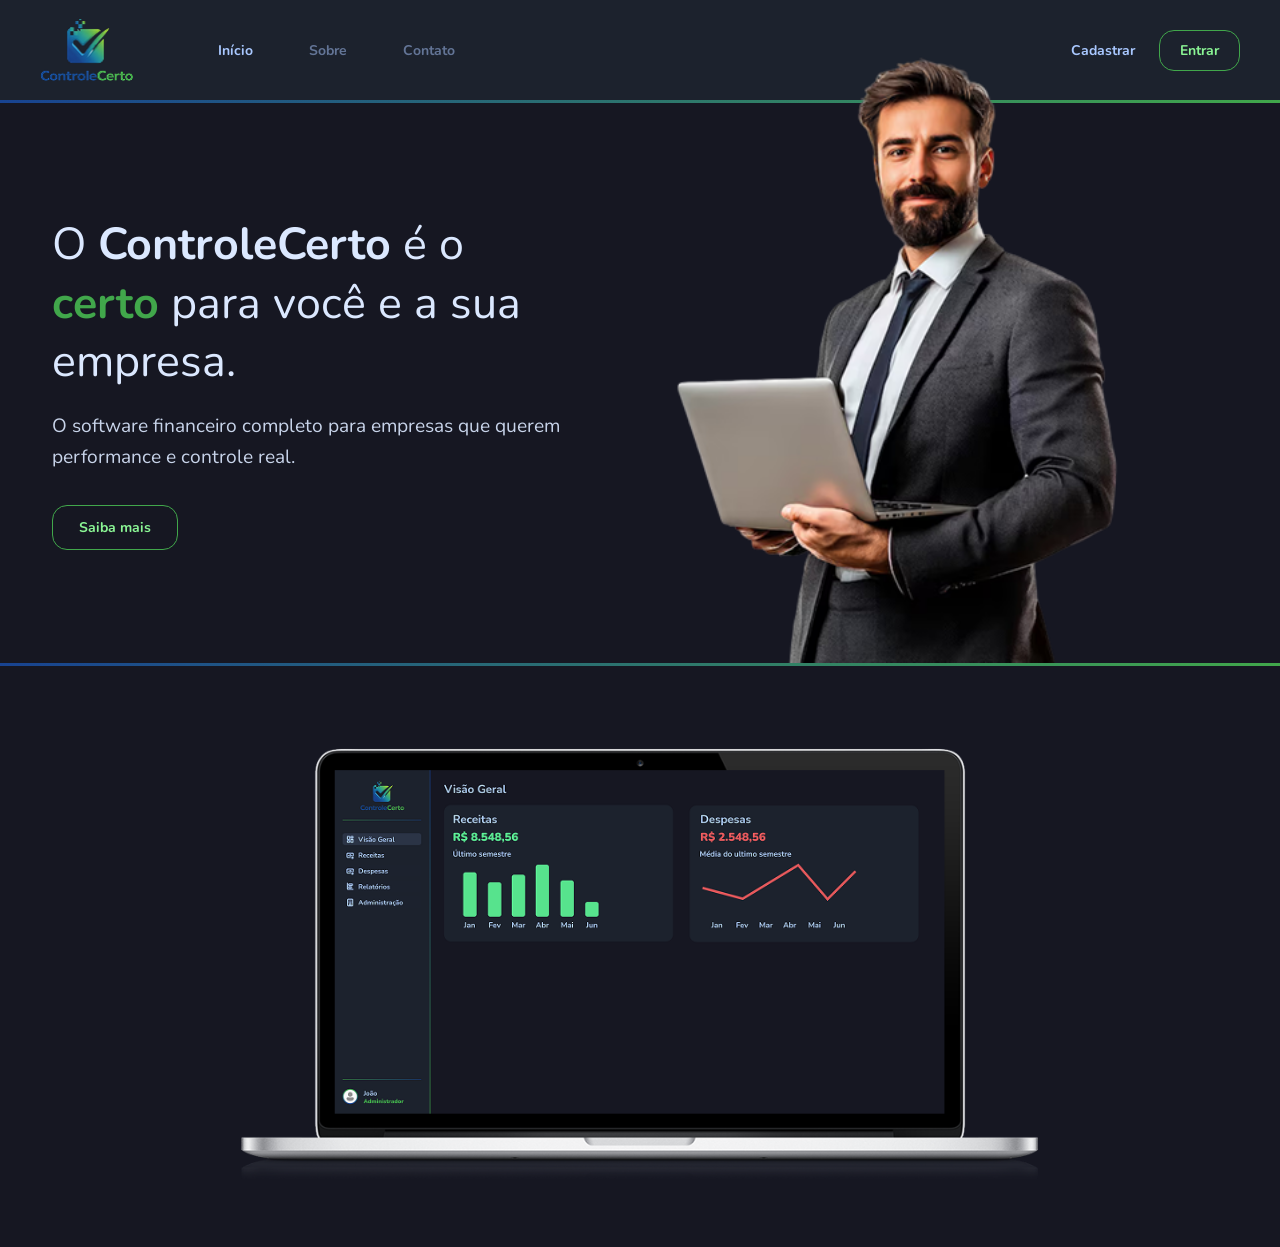
<file: src/pages/index.html>
<!DOCTYPE html>
<html lang="pt-BR">

<head>
    <meta charset="UTF-8" />
    <meta name="viewport" content="width=device-width, initial-scale=1.0" />
    <title>ControleCerto</title>
    <link href="https://cdn.jsdelivr.net/npm/bootstrap@5.3.3/dist/css/bootstrap.min.css" rel="stylesheet" />
    <link href="https://fonts.googleapis.com/css2?family=Nunito:wght@400;700;800&display=swap" rel="stylesheet" />
    <link rel="stylesheet" href="../styles/base.css" />
    <link rel="stylesheet" href="../styles/index.css" />
</head>

<body>

    <!-- Navbar -->
    <div id="navbar"></div>

    <!-- Hero -->
    <section class="hero">
        <div class="container-fluid hero-container">
            <div class="hero-text">
                <h1>
                    O <strong>ControleCerto</strong> é o
                    <span class="highlight">certo</span>
                    para você e a sua empresa.
                </h1>
                <p>O software financeiro completo para empresas que querem performance e controle real.</p>
                <a href="sobre.html" class="btn-saiba">Saiba mais</a>
            </div>
            <div class="hero-image">
                <img src="../assets/imgs/pessoa_landing.png" alt="Executivo com laptop" />
            </div>
        </div>
        <div class="divider-line"></div>
    </section>

    <!-- Dashboard -->
    <section class="dashboard">
        <div class="container-fluid dashboard-container">
            <img src="../assets/imgs/note_landing.png" alt="Dashboard ControleCerto" class="dashboard-img" />
        </div>
    </section>

    <script src="https://cdn.jsdelivr.net/npm/bootstrap@5.3.3/dist/js/bootstrap.bundle.min.js"></script>
    <script src="../scripts/script.js"></script>
    <script src="../scripts/components.js"></script>
</body>

</html>
</file>
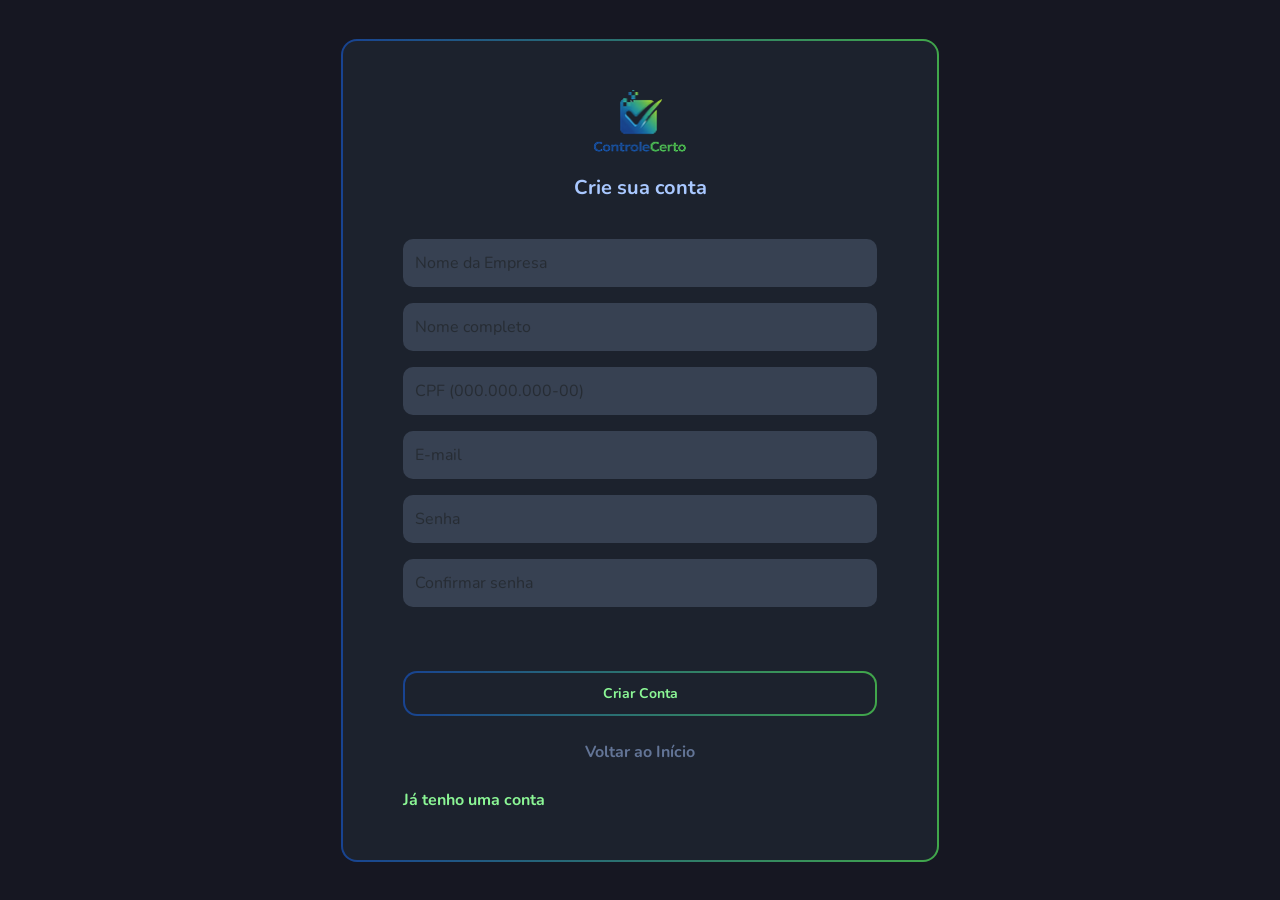
<file: src/pages/cadastro.html>
<!DOCTYPE html>
<html lang="pt-BR">

<head>
    <meta charset="UTF-8" />
    <meta name="viewport" content="width=device-width, initial-scale=1.0" />
    <title>Criar Conta — ControleCerto</title>
    <link href="https://cdn.jsdelivr.net/npm/bootstrap@5.3.3/dist/css/bootstrap.min.css" rel="stylesheet" />
    <link href="https://fonts.googleapis.com/css2?family=Nunito:wght@400;700;800&display=swap" rel="stylesheet" />
    <link rel="stylesheet" href="../styles/base.css" />
    <link rel="stylesheet" href="../styles/login.css" />
    <script src="../scripts/db.js"></script>
    <script src="../scripts/cadastro.js"></script>
</head>

<body>
    <div class="container-fluid min-vh-100 align-items-center justify-content-center d-flex">
        <div class="login-container justify-content-center align-items-center d-flex">
            <div class="row w-100">
                <a href="index.html" class="navbar-brand justify-content-center d-flex">
                    <img src="../assets/imgs/logo.png" alt="ControleCerto" class="nav-logo" />
                </a>
                <div class="text-center">
                    <p class="login-header-text">Crie sua conta</p>
                </div>
                <div class="form">
                    <div class="form-group">
                        <input placeholder="Nome da Empresa" type="text" id="empresa" class="form-control" />
                        <input placeholder="Nome completo" type="text" id="nome" class="form-control" />
                        <input placeholder="CPF (000.000.000-00)" type="text" id="cpf" class="form-control"
                            maxlength="14" />
                        <input placeholder="E-mail" type="email" id="email" class="form-control" />
                        <input placeholder="Senha" type="password" id="senha" class="form-control" />
                        <input placeholder="Confirmar senha" type="password" id="confirmar-senha"
                            class="form-control" />
                    </div>
                    <p class="erro-login" id="erro"></p>
                    <button class="btn-login" onclick="fazerCadastro()">Criar Conta</button>
                    <a href="index.html" class="btn-voltar">Voltar ao Início</a>
                    <a href="login.html" class="btn-cadastro">Já tenho uma conta</a>
                </div>
            </div>
        </div>
    </div>
    <script src="https://cdn.jsdelivr.net/npm/bootstrap@5.3.3/dist/js/bootstrap.bundle.min.js"></script>
</body>

</html>
</file>
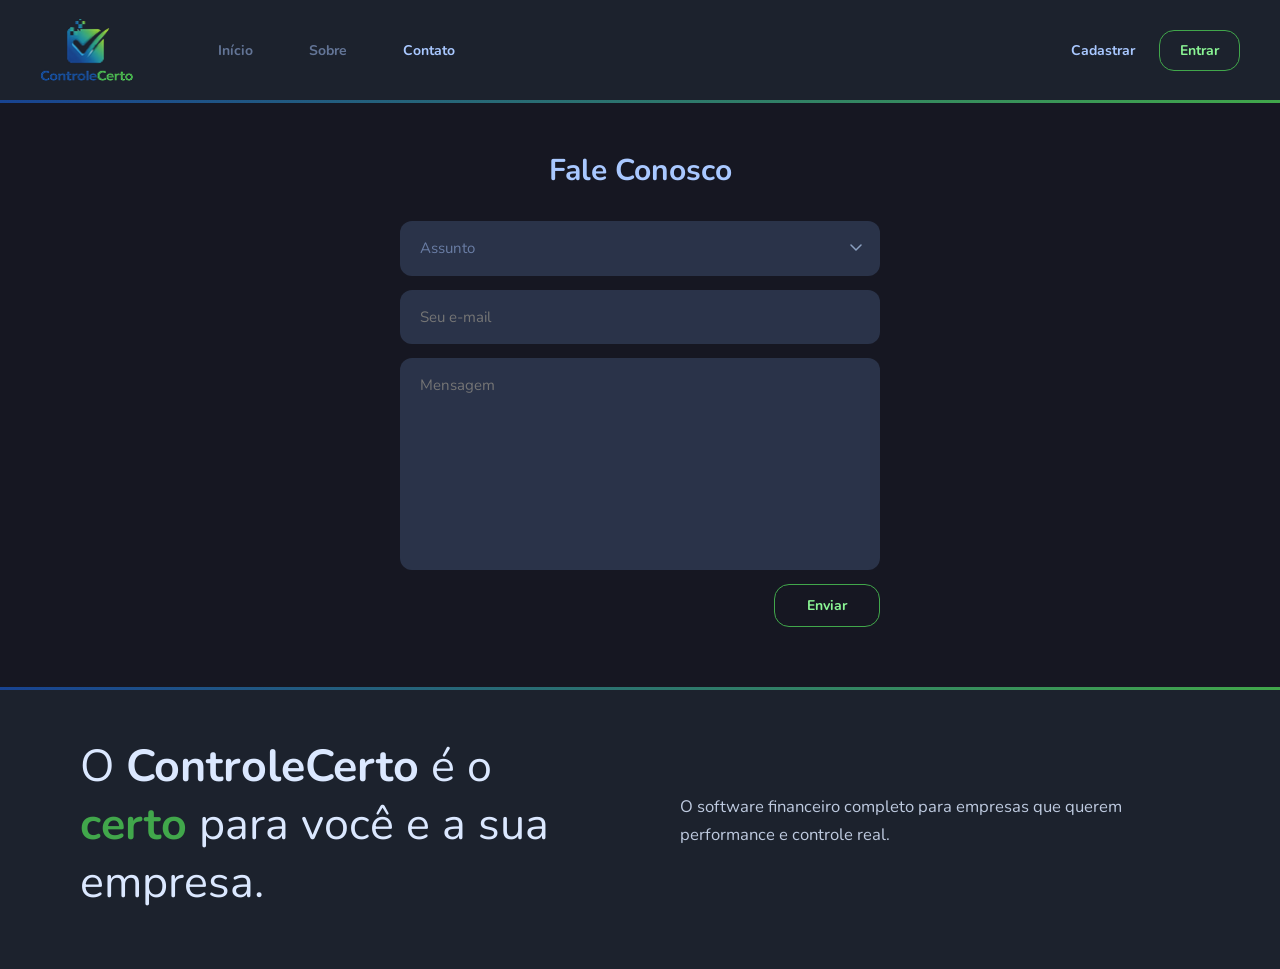
<file: src/pages/contato.html>
<!DOCTYPE html>
<html lang="pt-BR">

<head>
    <meta charset="UTF-8" />
    <meta name="viewport" content="width=device-width, initial-scale=1.0" />
    <title>Contato – ControleCerto</title>
    <link href="https://cdn.jsdelivr.net/npm/bootstrap@5.3.3/dist/css/bootstrap.min.css" rel="stylesheet" />
    <link href="https://fonts.googleapis.com/css2?family=Nunito:wght@400;700;800&display=swap" rel="stylesheet" />
    <link rel="stylesheet" href="../styles/base.css" />
    <link rel="stylesheet" href="../styles/contato.css" />
</head>

<body>

    <!-- Navbar -->
    <div id="navbar"></div>

    <!-- Formulário -->
    <section class="contato">
        <h2 class="contato-titulo">Fale Conosco</h2>

        <div class="contato-form">
            <select class="campo-select">
                <option value="" disabled selected>Assunto</option>
                <option value="suporte">Suporte</option>
                <option value="comercial">Comercial</option>
                <option value="financeiro">Financeiro</option>
                <option value="outro">Outro</option>
            </select>

            <textarea class="campo-textarea" placeholder="Seu e-mail" rows="1"></textarea>

            <textarea class="campo-textarea" placeholder="Mensagem" rows="8"></textarea>

            <button class="btn-enviar">Enviar</button>
        </div>
    </section>

    <!-- Rodapé -->
    <div class="divider-line"></div>

    <footer class="rodape">
        <div class="rodape-container">
            <div class="rodape-slogan">
                <h3>
                    O <strong>ControleCerto</strong> é o
                    <span class="highlight">certo</span>
                    para você e a sua empresa.
                </h3>
            </div>
            <div class="rodape-desc">
                <p>O software financeiro completo para empresas que querem performance e controle real.</p>
            </div>
        </div>
    </footer>

    <script src="https://cdn.jsdelivr.net/npm/bootstrap@5.3.3/dist/js/bootstrap.bundle.min.js"></script>
    <script src="../scripts/script.js"></script>
    <script src="../scripts/components.js"></script>
</body>

</html>
</file>
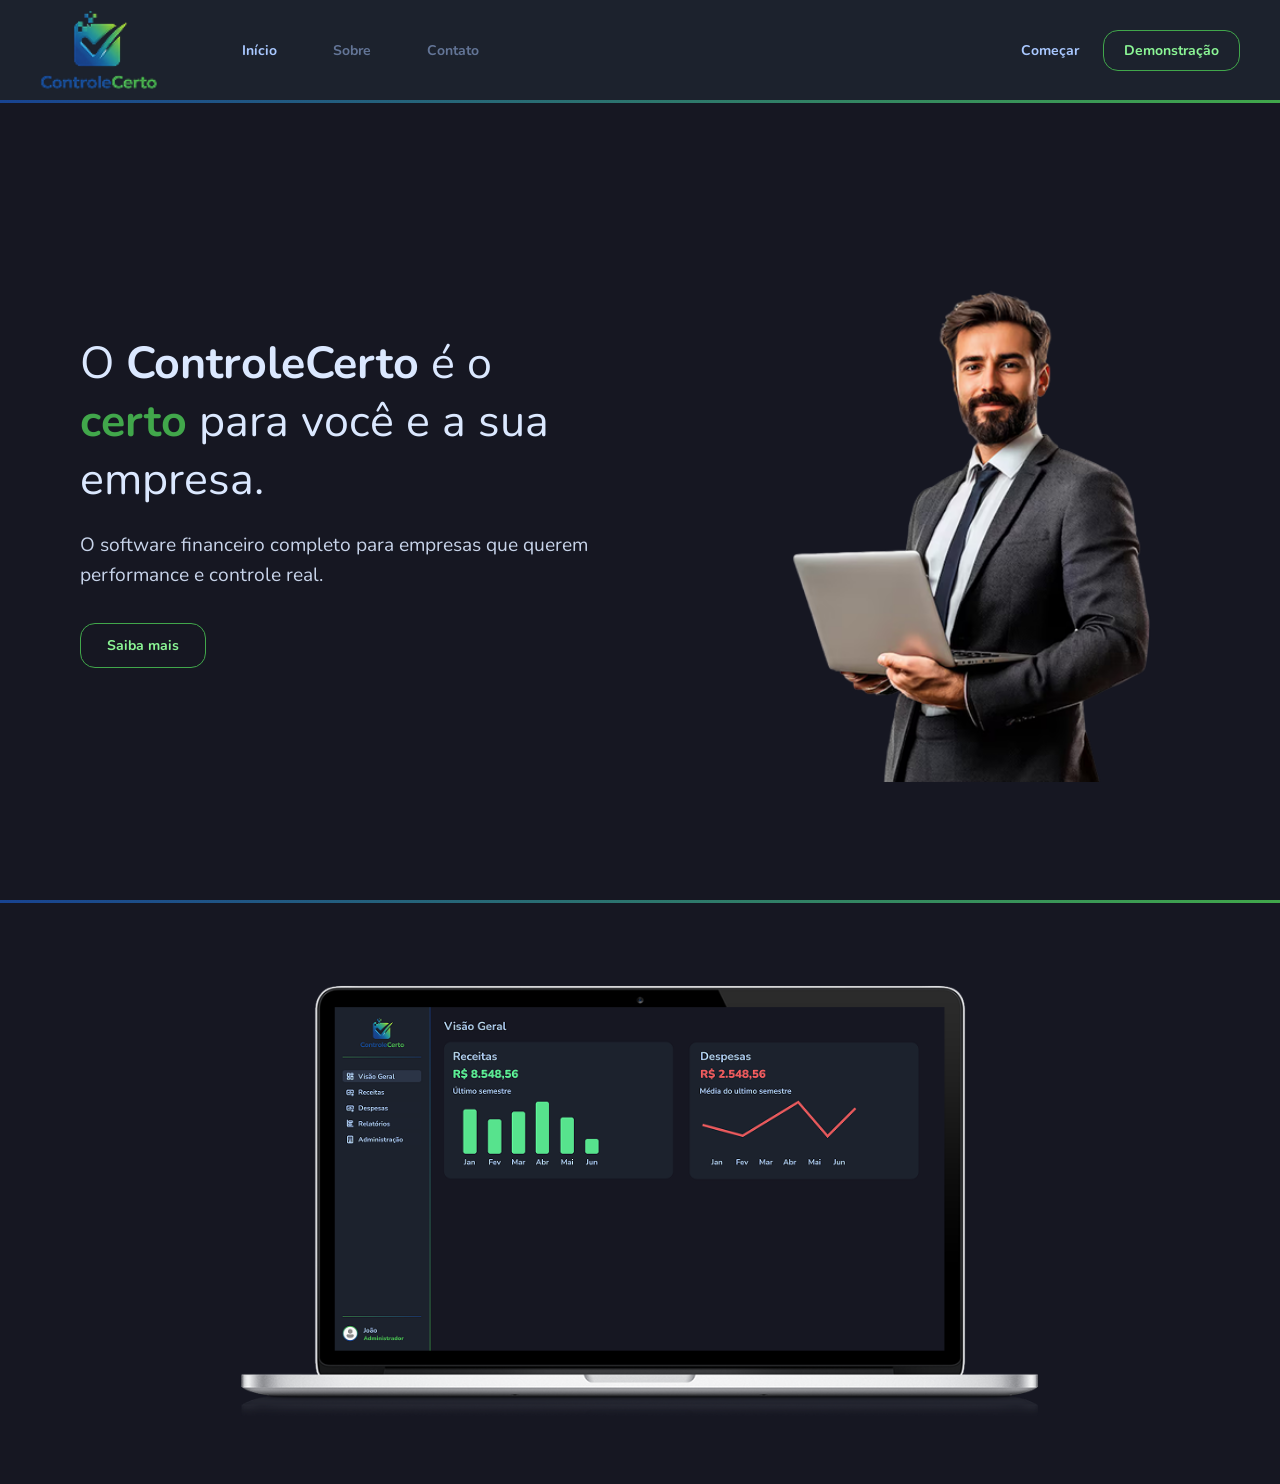
<file: src/pages/landing.html>
<!DOCTYPE html>
<html lang="pt-BR">

<head>
    <meta charset="UTF-8" />
    <meta name="viewport" content="width=device-width, initial-scale=1.0" />
    <title>ControleCerto</title>
    <link href="https://cdn.jsdelivr.net/npm/bootstrap@5.3.3/dist/css/bootstrap.min.css" rel="stylesheet" />
    <link href="https://fonts.googleapis.com/css2?family=Nunito:wght@400;700;800&display=swap" rel="stylesheet" />
    <link rel="stylesheet" href="../styles/landing_style.css" />
</head>

<body>

    <!-- Navbar -->
    <header class="navbar-wrapper">
        <nav class="navbar navbar-expand-lg">
            <div class="container-fluid nav-container">

                <a href="#" class="navbar-brand">
                    <img src="../assets/imgs/logo.png" alt="ControleCerto" class="nav-logo" />
                </a>

                <button class="navbar-toggler" type="button" data-bs-toggle="collapse" data-bs-target="#navMenu">
                    <span class="toggler-icon"></span>
                </button>

                <div class="collapse navbar-collapse" id="navMenu">
                    <ul class="navbar-nav me-auto nav-links">
                        <li class="nav-item"><a href="#" class="nav-link active">Início</a></li>
                        <li class="nav-item"><a href="#" class="nav-link">Sobre</a></li>
                        <li class="nav-item"><a href="#" class="nav-link">Contato</a></li>
                    </ul>
                    <div class="nav-actions">
                        <a href="#" class="btn-start">Começar</a>
                        <a href="#" class="btn-demo">Demonstração</a>
                    </div>
                </div>

            </div>
        </nav>
        <div class="divider-line"></div>
    </header>

    <!-- Hero -->
    <section class="hero">
        <div class="container-fluid hero-container">
            <div class="hero-text">
                <h1>
                    O <strong>ControleCerto</strong> é o
                    <span class="highlight">certo</span>
                    para você e a sua empresa.
                </h1>
                <p>O software financeiro completo para empresas que querem performance e controle real.</p>
                <a href="#" class="btn-saiba">Saiba mais</a>
            </div>
            <div class="hero-image">
                <img src="../assets/imgs/pessoa_landing.png" alt="Executivo com laptop" />
            </div>
        </div>
        <div class="divider-line"></div>
    </section>

    <!-- Dashboard -->
    <section class="dashboard">
        <div class="container-fluid dashboard-container">
            <img src="../assets/imgs/note_landing.png" alt="Dashboard ControleCerto" class="dashboard-img" />
        </div>
    </section>

    <script src="https://cdn.jsdelivr.net/npm/bootstrap@5.3.3/dist/js/bootstrap.bundle.min.js"></script>
    <script src="../scripts/landing_script.js"></script>
</body>

</html>
</file>
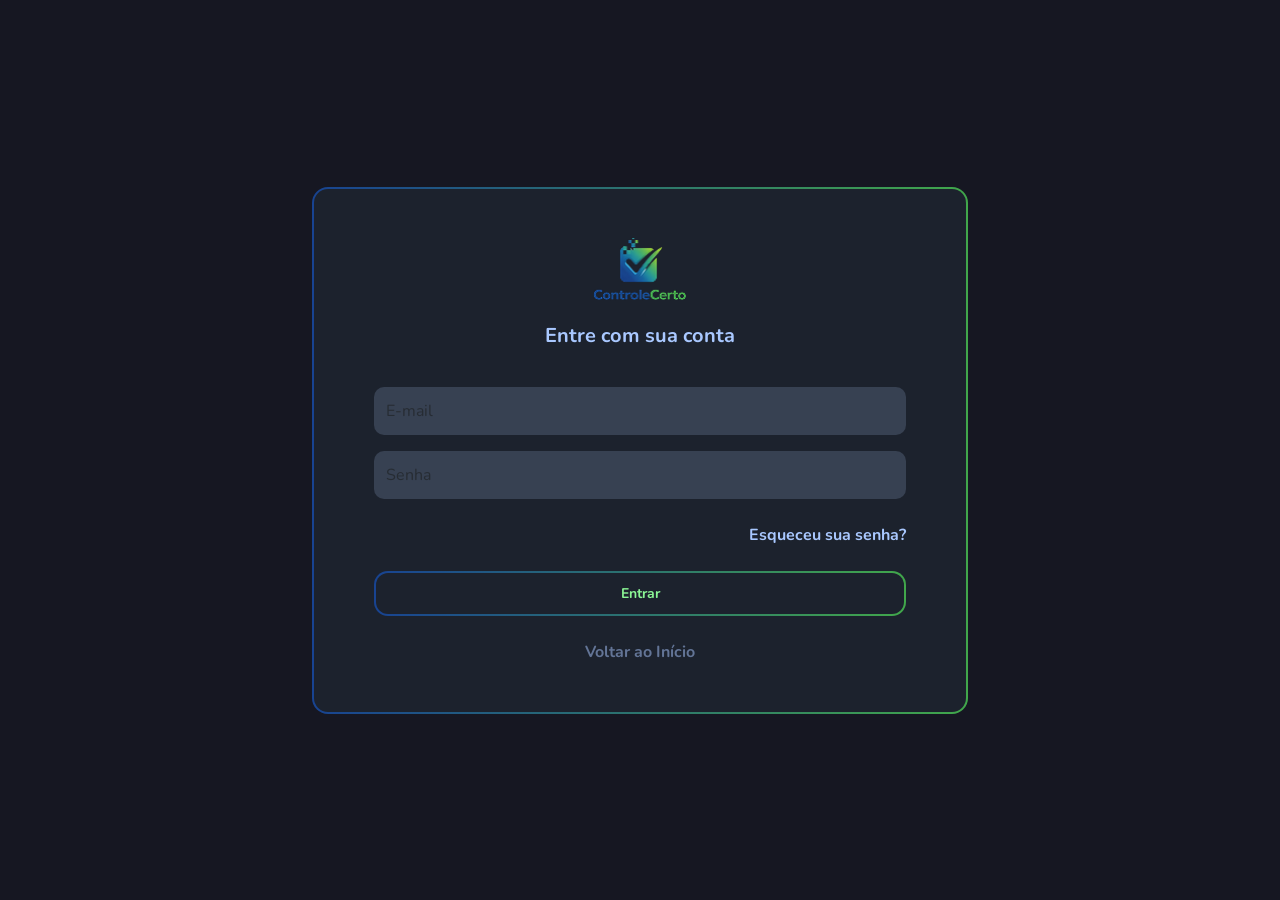
<file: src/pages/login.html>
<!DOCTYPE html>
<html lang="pt-BR">

<head>
    <meta charset="UTF-8" />
    <meta name="viewport" content="width=device-width, initial-scale=1.0" />
    <title>ControleCerto</title>
    <link href="https://cdn.jsdelivr.net/npm/bootstrap@5.3.3/dist/css/bootstrap.min.css" rel="stylesheet" />
    <link href="https://fonts.googleapis.com/css2?family=Nunito:wght@400;700;800&display=swap" rel="stylesheet" />
    <link rel="stylesheet" href="../styles/base.css" />
    <link rel="stylesheet" href="../styles/login.css" />
    <script src="../scripts/script.js"></script>
    <script src="../scripts/setup.js"></script>
</head>

<body>
    <div class="container-fluid min-vh-100 align-items-center justify-content-center d-flex">
        <div class="login-container justify-content-center align-items-center d-flex">
            <div class="row w-100">
                <a href="#" class="navbar-brand justify-content-center d-flex">
                    <img src="../assets/imgs/logo.png" alt="ControleCerto" class="nav-logo" />
                </a>
                <div class="text-center">
                    <p class="login-header-text">Entre com sua conta</p>
                </div>
                <div class="form">
                    <div class="form-group">
                        <input placeholder="E-mail" type="email" name="email" class="form-control" id="email">
                        <input placeholder="Senha" type="password" name="password" class="form-control" id="password">
                    </div>
                    <div class="d-flex w-100 align-items-center justify-content-end">
                        <a href="#" class="esqueci-senha-link">Esqueceu sua senha?</a>
                    </div>
                    <button class="btn-login" onclick="fazerLogin()">Entrar</button>
                    <a href="index.html" class="btn-voltar">Voltar ao Início</a>
                </div>
            </div>
        </div>
    </div>
    <script src="https://cdn.jsdelivr.net/npm/bootstrap@5.3.3/dist/js/bootstrap.bundle.min.js"></script>
</body>

</html>
</file>
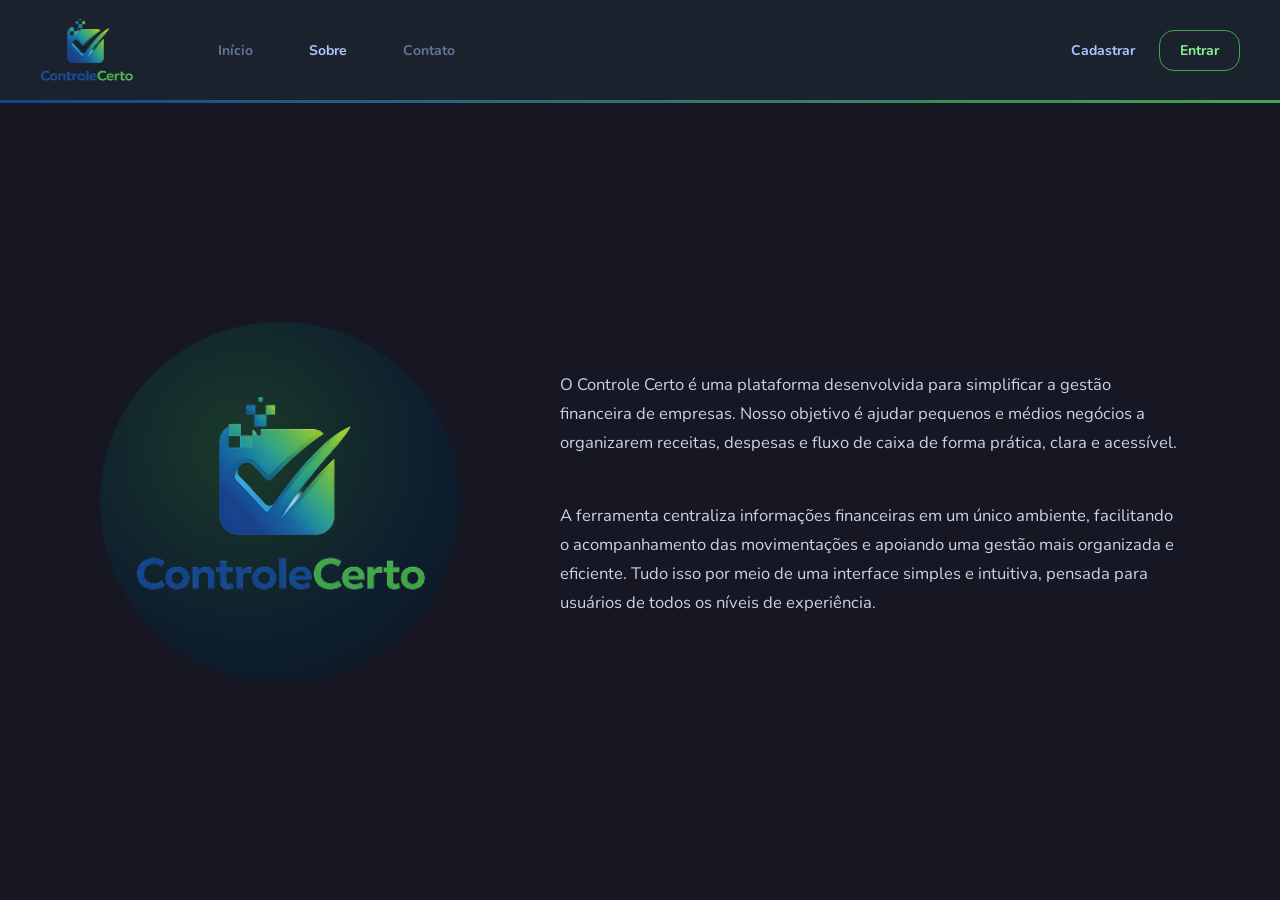
<file: src/pages/sobre.html>
<!DOCTYPE html>
<html lang="pt-BR">

<head>
    <meta charset="UTF-8" />
    <meta name="viewport" content="width=device-width, initial-scale=1.0" />
    <title>Sobre Nós – ControleCerto</title>
    <link href="https://cdn.jsdelivr.net/npm/bootstrap@5.3.3/dist/css/bootstrap.min.css" rel="stylesheet" />
    <link href="https://fonts.googleapis.com/css2?family=Nunito:wght@400;700;800&display=swap" rel="stylesheet" />
    <link rel="stylesheet" href="../styles/base.css" />
    <link rel="stylesheet" href="../styles/sobre.css" />
</head>

<body>

    <!-- Navbar -->
    <div id="navbar"></div>

    <!-- Sobre Nós -->
    <section class="sobre">
        <div class="container-fluid sobre-container">

            <div class="sobre-logo">
                <div class="sobre-circle">
                    <img src="../assets/imgs/logo_sobre.png" alt="Ícone ControleCerto" class="circle-icon" />
                </div>
            </div>

            <div class="sobre-text">
                <p>
                    O Controle Certo é uma plataforma desenvolvida para simplificar a gestão
                    financeira de empresas. Nosso objetivo é ajudar pequenos e médios negócios
                    a organizarem receitas, despesas e fluxo de caixa de forma prática, clara e
                    acessível.
                </p>
                <p>
                    A ferramenta centraliza informações financeiras em um único ambiente,
                    facilitando o acompanhamento das movimentações e apoiando uma gestão
                    mais organizada e eficiente. Tudo isso por meio de uma interface simples e
                    intuitiva, pensada para usuários de todos os níveis de experiência.
                </p>
            </div>

        </div>
    </section>

    <script src="https://cdn.jsdelivr.net/npm/bootstrap@5.3.3/dist/js/bootstrap.bundle.min.js"></script>
    <script src="../scripts/script.js"></script>
    <script src="../scripts/components.js"></script>
</body>

</html>
</file>
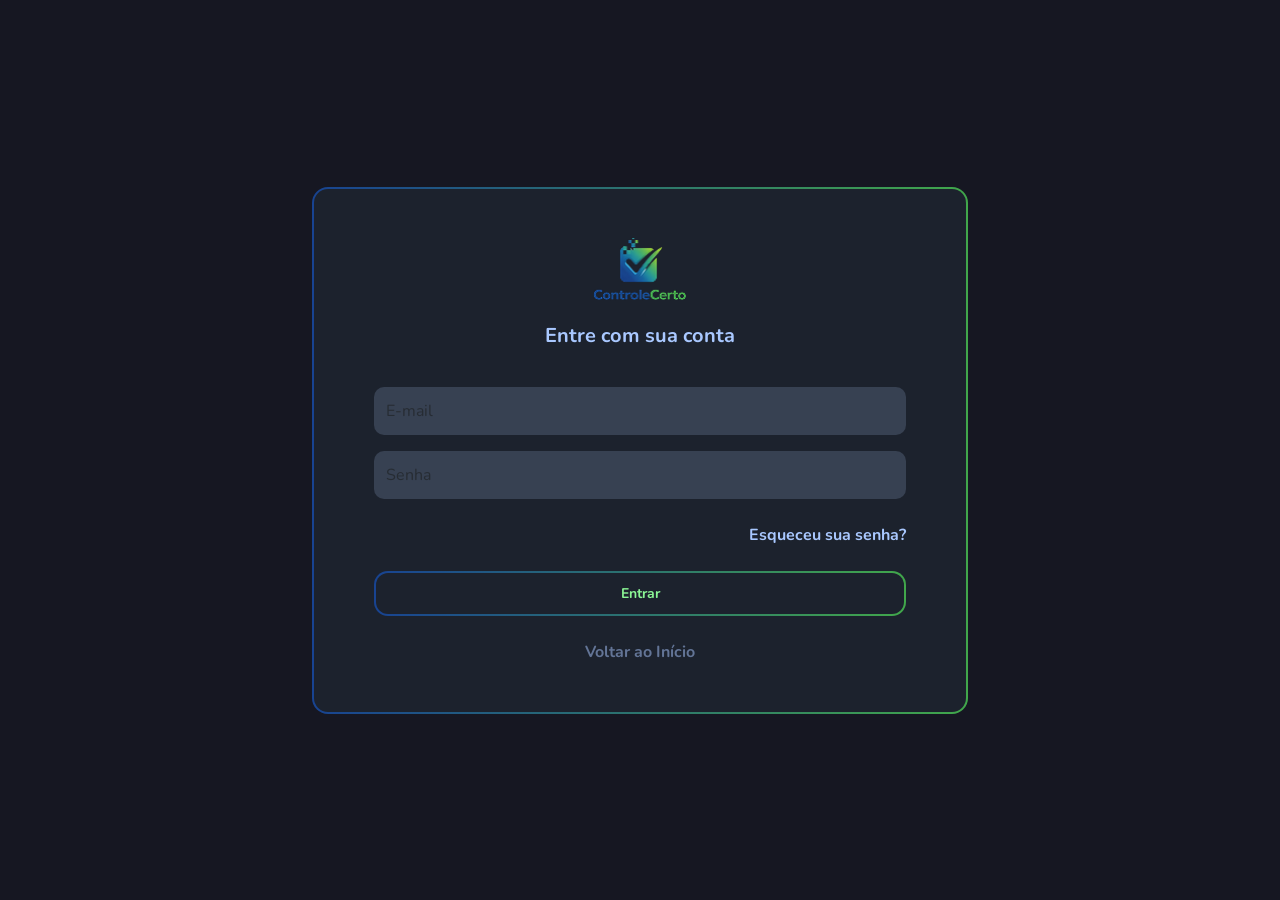
<file: src/pages/dashboard/administracao.html>
<!DOCTYPE html>
<html lang="pt-BR">

<head>
    <meta charset="UTF-8" />
    <meta name="viewport" content="width=device-width, initial-scale=1.0" />
    <title>Administração — ControleCerto</title>
    <link href="https://cdn.jsdelivr.net/npm/bootstrap@5.3.3/dist/css/bootstrap.min.css" rel="stylesheet" />
    <link href="https://cdn.jsdelivr.net/npm/bootstrap-icons@1.11.3/font/bootstrap-icons.min.css" rel="stylesheet" />
    <link href="https://fonts.googleapis.com/css2?family=Nunito:wght@400;700;800&display=swap" rel="stylesheet" />
    <link rel="stylesheet" href="../../styles/base.css" />
    <link rel="stylesheet" href="../../styles/components.css" />
    <link rel="stylesheet" href="../../styles/administracao.css" />
</head>

<body>
    <div class="app-shell">
        <div id="sidebar-root"></div>

        <main class="main-content">
            <header class="page-header">
                <h1 class="page-header__title">Usuários Cadastrados</h1>
            </header>

            <section class="page-content" aria-label="Listagem de usuários">
                <div class="panel-table">
                    <table class="panel-table__table">
                        <thead>
                            <tr>
                                <th scope="col">Nome</th>
                                <th scope="col">CPF</th>
                                <th scope="col">E-mail</th>
                                <th scope="col">Cargo</th>
                                <th scope="col"><span class="visually-hidden">Ações</span></th>
                            </tr>
                        </thead>
                        <tbody id="tabela-usuarios">
                        </tbody>
                    </table>
                </div>
            </section>

            <button type="button" class="fab" id="btn-adicionar" aria-label="Adicionar usuário">
                <i class="bi bi-plus-lg" aria-hidden="true"></i>
            </button>
        </main>
    </div>

    <div class="modal fade" id="modalUsuario" tabindex="-1" aria-labelledby="modalUsuarioTitulo" aria-hidden="true">
        <div class="modal-dialog modal-dialog-centered">
            <div class="modal-content modal-cc">
                <div class="modal-header">
                    <h5 class="modal-title" id="modalUsuarioTitulo">Novo Usuário</h5>
                    <button type="button" class="btn-close btn-close-white" data-bs-dismiss="modal"
                        aria-label="Fechar"></button>
                </div>
                <div class="modal-body">
                    <input type="hidden" id="usuario-id" />
                    <input type="text" id="usuario-nome" class="campo-modal mb-3" placeholder="Nome completo" />
                    <input type="text" id="usuario-cpf" class="campo-modal mb-3" placeholder="CPF (000.000.000-00)"
                        maxlength="14" />
                    <input type="email" id="usuario-email" class="campo-modal mb-3" placeholder="E-mail" />
                    <input type="password" id="usuario-senha" class="campo-modal mb-3" placeholder="Senha" />
                    <select id="usuario-cargo" class="campo-modal campo-select mb-3">
                        <option value="" disabled selected>Cargo</option>
                        <option value="Administrador">Administrador</option>
                        <option value="Funcionário">Funcionário</option>
                    </select>
                    <p class="erro-modal" id="erro-modal"></p>
                </div>
                <div class="modal-footer">
                    <button type="button" class="btn-modal-cancel" data-bs-dismiss="modal">Cancelar</button>
                    <button type="button" class="btn-modal-save" id="btn-salvar">Salvar</button>
                </div>
            </div>
        </div>
    </div>

    <div class="modal fade" id="modalExcluir" tabindex="-1" aria-hidden="true">
        <div class="modal-dialog modal-dialog-centered modal-sm">
            <div class="modal-content modal-cc">
                <div class="modal-header">
                    <h5 class="modal-title">Excluir usuário</h5>
                    <button type="button" class="btn-close btn-close-white" data-bs-dismiss="modal"
                        aria-label="Fechar"></button>
                </div>
                <div class="modal-body">
                    <p class="modal-confirm-text">Tem certeza que deseja excluir este usuário?</p>
                </div>
                <div class="modal-footer">
                    <button type="button" class="btn-modal-cancel" data-bs-dismiss="modal">Cancelar</button>
                    <button type="button" class="btn-modal-delete" id="btn-confirmar-exclusao">Excluir</button>
                </div>
            </div>
        </div>
    </div>

    <script src="https://cdn.jsdelivr.net/npm/bootstrap@5.3.3/dist/js/bootstrap.bundle.min.js"></script>
    <script src="../../scripts/auth.js"></script>
    <script src="../../scripts/sidebar.js"></script>
    <script src="../../scripts/db.js"></script>
    <script src="../../scripts/administracao.js"></script>
</body>

</html>
</file>
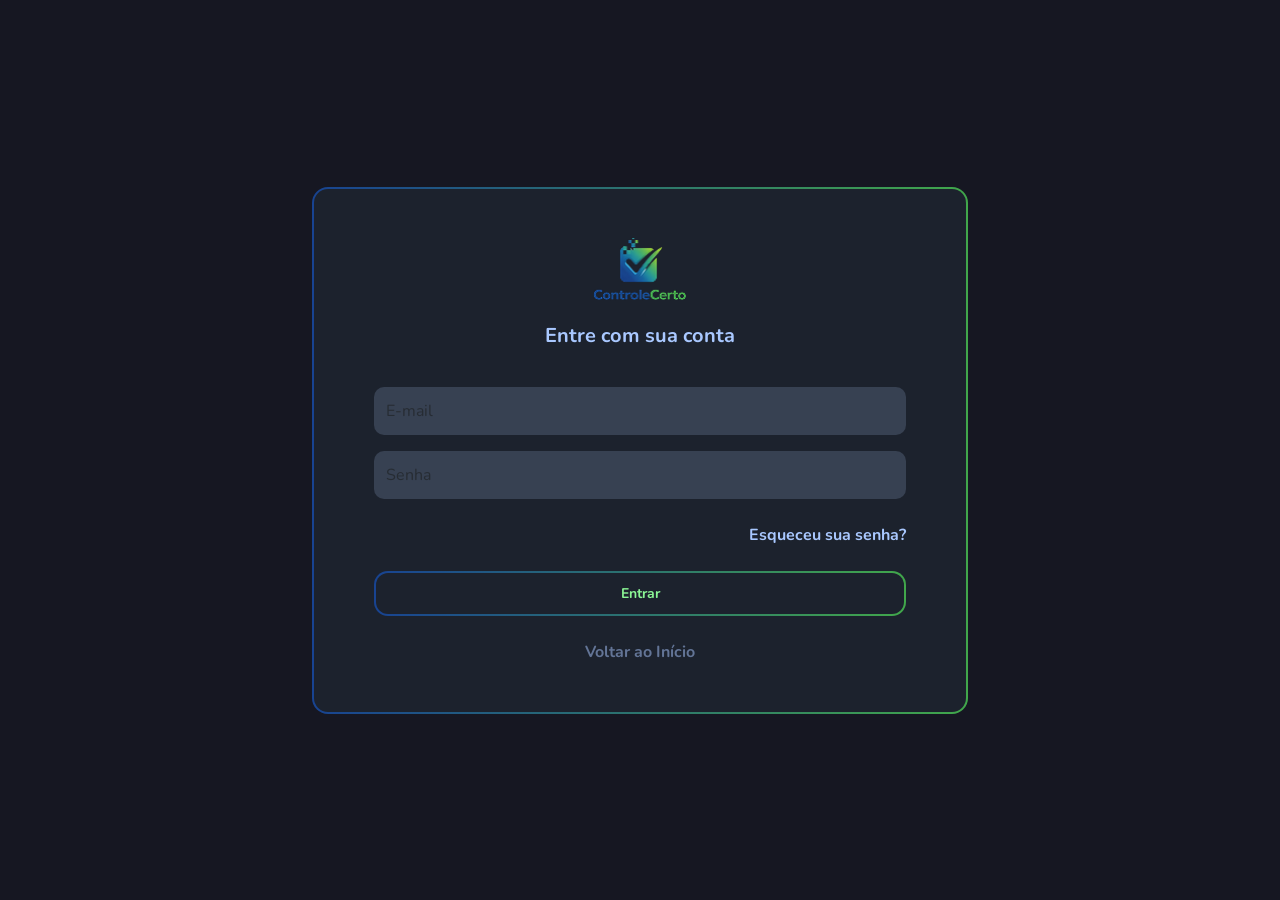
<file: src/pages/dashboard/dashboard.html>
<!DOCTYPE html>
<html lang="pt-BR">

<head>
    <meta charset="UTF-8" />
    <meta name="viewport" content="width=device-width, initial-scale=1.0" />
    <title>Visão Geral — ControleCerto</title>
    <link href="https://cdn.jsdelivr.net/npm/bootstrap@5.3.3/dist/css/bootstrap.min.css" rel="stylesheet" />
    <link href="https://cdn.jsdelivr.net/npm/bootstrap-icons@1.11.3/font/bootstrap-icons.min.css" rel="stylesheet" />
    <link href="https://fonts.googleapis.com/css2?family=Nunito:wght@400;700;800&display=swap" rel="stylesheet" />
    <link rel="stylesheet" href="../../styles/base.css" />
    <link rel="stylesheet" href="../../styles/components.css" />
    <link rel="stylesheet" href="../../styles/dashboard.css" />
</head>

<body>
    <div class="app-shell">
        <div id="sidebar-root"></div>

        <main class="main-content">
            <header class="page-header">
                <h1 class="page-header__title">Visão Geral</h1>
            </header>

            <section class="dashboard-overview__grid" aria-label="Resumo financeiro">
                <article class="finance-card finance-card--revenue">
                    <h2 class="finance-card__label">Receitas</h2>
                    <p class="finance-card__value finance-card__value--revenue" id="total-receitas">R$ 0,00</p>
                    <p class="finance-card__subtitle">Total acumulado</p>
                    <div class="finance-card__chart">
                        <svg class="chart-bars" id="chart-receitas" viewBox="0 0 480 180" role="img"
                            aria-label="Gráfico de barras das receitas por mês">
                        </svg>
                    </div>
                </article>

                <article class="finance-card finance-card--expense">
                    <h2 class="finance-card__label">Despesas</h2>
                    <p class="finance-card__value finance-card__value--expense" id="total-despesas">R$ 0,00</p>
                    <p class="finance-card__subtitle">Total acumulado</p>
                    <div class="finance-card__chart">
                        <svg class="chart-line" id="chart-despesas" viewBox="0 0 480 180" role="img"
                            aria-label="Gráfico de linha das despesas por mês" overflow="visible">
                        </svg>
                    </div>
                </article>
            </section>
        </main>
    </div>

    <script src="https://cdn.jsdelivr.net/npm/bootstrap@5.3.3/dist/js/bootstrap.bundle.min.js"></script>
    <script src="../../scripts/auth.js"></script>
    <script src="../../scripts/sidebar.js"></script>
    <script src="../../scripts/db.js"></script>
    <script src="../../scripts/dashboard.js"></script>
</body>

</html>
</file>
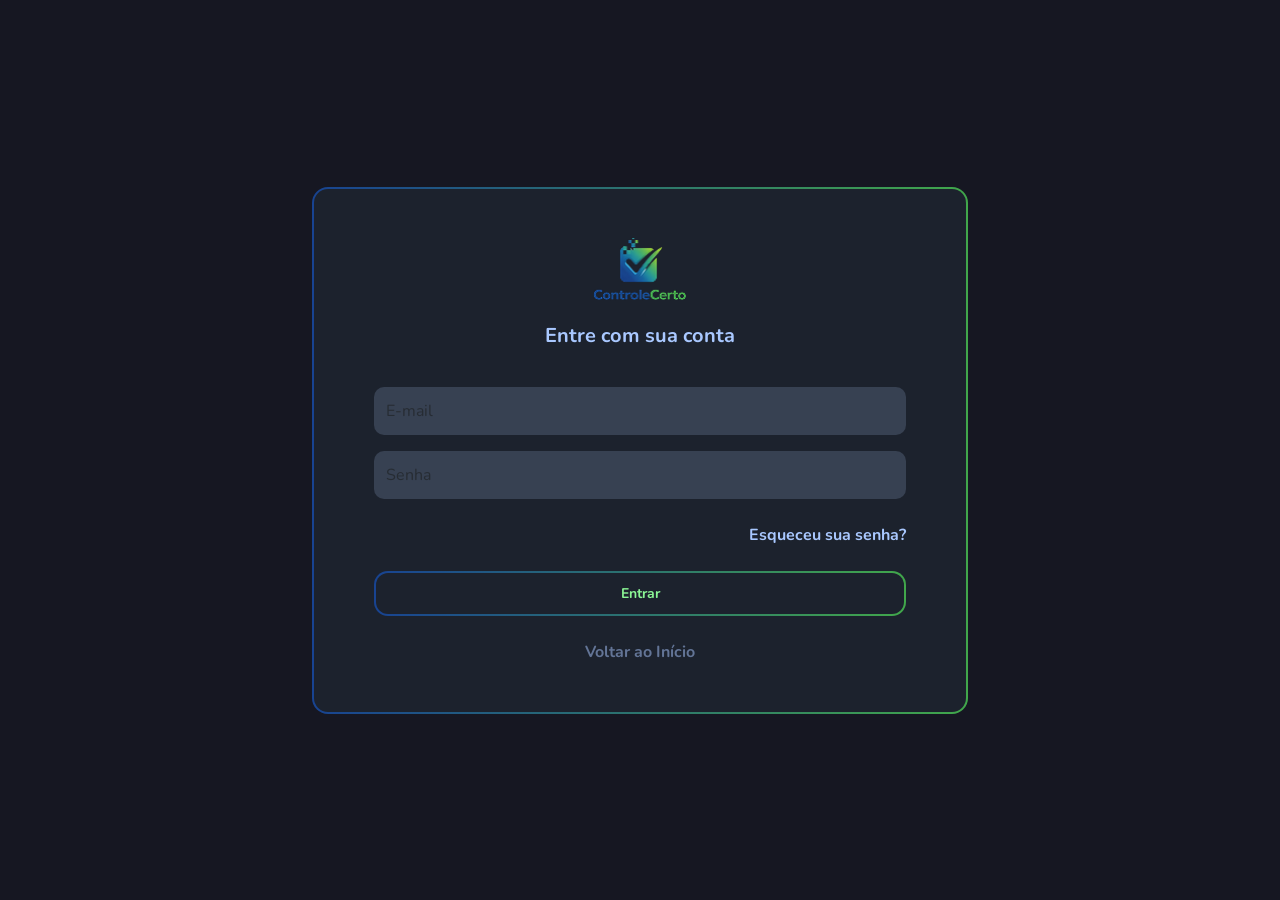
<file: src/pages/dashboard/despesas.html>
<!DOCTYPE html>
<html lang="pt-BR">

<head>
    <meta charset="UTF-8" />
    <meta name="viewport" content="width=device-width, initial-scale=1.0" />
    <title>Despesas — ControleCerto</title>
    <link href="https://cdn.jsdelivr.net/npm/bootstrap@5.3.3/dist/css/bootstrap.min.css" rel="stylesheet" />
    <link href="https://cdn.jsdelivr.net/npm/bootstrap-icons@1.11.3/font/bootstrap-icons.min.css" rel="stylesheet" />
    <link href="https://fonts.googleapis.com/css2?family=Nunito:wght@400;700;800&display=swap" rel="stylesheet" />
    <link rel="stylesheet" href="../../styles/base.css" />
    <link rel="stylesheet" href="../../styles/components.css" />
    <link rel="stylesheet" href="../../styles/despesas.css" />
</head>

<body>
    <div class="app-shell">
        <div id="sidebar-root"></div>

        <main class="main-content">
            <header class="page-header">
                <h1 class="page-header__title">Despesas</h1>
            </header>

            <section class="page-content" aria-label="Listagem de despesas">
                <div class="panel-table">
                    <table class="panel-table__table">
                        <thead>
                            <tr>
                                <th scope="col">Descrição</th>
                                <th scope="col">Categoria</th>
                                <th scope="col">Data</th>
                                <th scope="col">Valor (R$)</th>
                                <th scope="col"><span class="visually-hidden">Ações</span></th>
                            </tr>
                        </thead>
                        <tbody id="tabela-despesas">
                        </tbody>
                    </table>
                </div>
            </section>

            <button type="button" class="fab" id="btn-adicionar" aria-label="Adicionar despesa">
                <i class="bi bi-plus-lg" aria-hidden="true"></i>
            </button>
        </main>
    </div>

    <!-- Adicionar / Editar -->
    <div class="modal fade" id="modalDespesa" tabindex="-1" aria-labelledby="modalDespesaTitulo" aria-hidden="true">
        <div class="modal-dialog modal-dialog-centered">
            <div class="modal-content modal-cc">
                <div class="modal-header">
                    <h5 class="modal-title" id="modalDespesaTitulo">Nova Despesa</h5>
                    <button type="button" class="btn-close btn-close-white" data-bs-dismiss="modal"
                        aria-label="Fechar"></button>
                </div>
                <div class="modal-body">
                    <input type="hidden" id="despesa-id" />
                    <input type="text" id="despesa-descricao" class="campo-modal mb-3" placeholder="Descrição" />
                    <input type="text" id="despesa-categoria" class="campo-modal mb-3" placeholder="Categoria" />
                    <input type="date" id="despesa-data" class="campo-modal mb-3" />
                    <input type="number" id="despesa-valor" class="campo-modal mb-3" placeholder="Valor (R$)" min="0"
                        step="0.01" />
                    <p class="erro-modal" id="erro-modal"></p>
                </div>
                <div class="modal-footer">
                    <button type="button" class="btn-modal-cancel" data-bs-dismiss="modal">Cancelar</button>
                    <button type="button" class="btn-modal-save" id="btn-salvar">Salvar</button>
                </div>
            </div>
        </div>
    </div>

    <!-- Confirmar exclusão -->
    <div class="modal fade" id="modalExcluir" tabindex="-1" aria-hidden="true">
        <div class="modal-dialog modal-dialog-centered modal-sm">
            <div class="modal-content modal-cc">
                <div class="modal-header">
                    <h5 class="modal-title">Excluir despesa</h5>
                    <button type="button" class="btn-close btn-close-white" data-bs-dismiss="modal"
                        aria-label="Fechar"></button>
                </div>
                <div class="modal-body">
                    <p class="modal-confirm-text">Tem certeza que deseja excluir esta despesa?</p>
                </div>
                <div class="modal-footer">
                    <button type="button" class="btn-modal-cancel" data-bs-dismiss="modal">Cancelar</button>
                    <button type="button" class="btn-modal-delete" id="btn-confirmar-exclusao">Excluir</button>
                </div>
            </div>
        </div>
    </div>

    <script src="https://cdn.jsdelivr.net/npm/bootstrap@5.3.3/dist/js/bootstrap.bundle.min.js"></script>
    <script src="../../scripts/auth.js"></script>
    <script src="../../scripts/sidebar.js"></script>
    <script src="../../scripts/db.js"></script>
    <script src="../../scripts/despesas.js"></script>
</body>

</html>
</file>
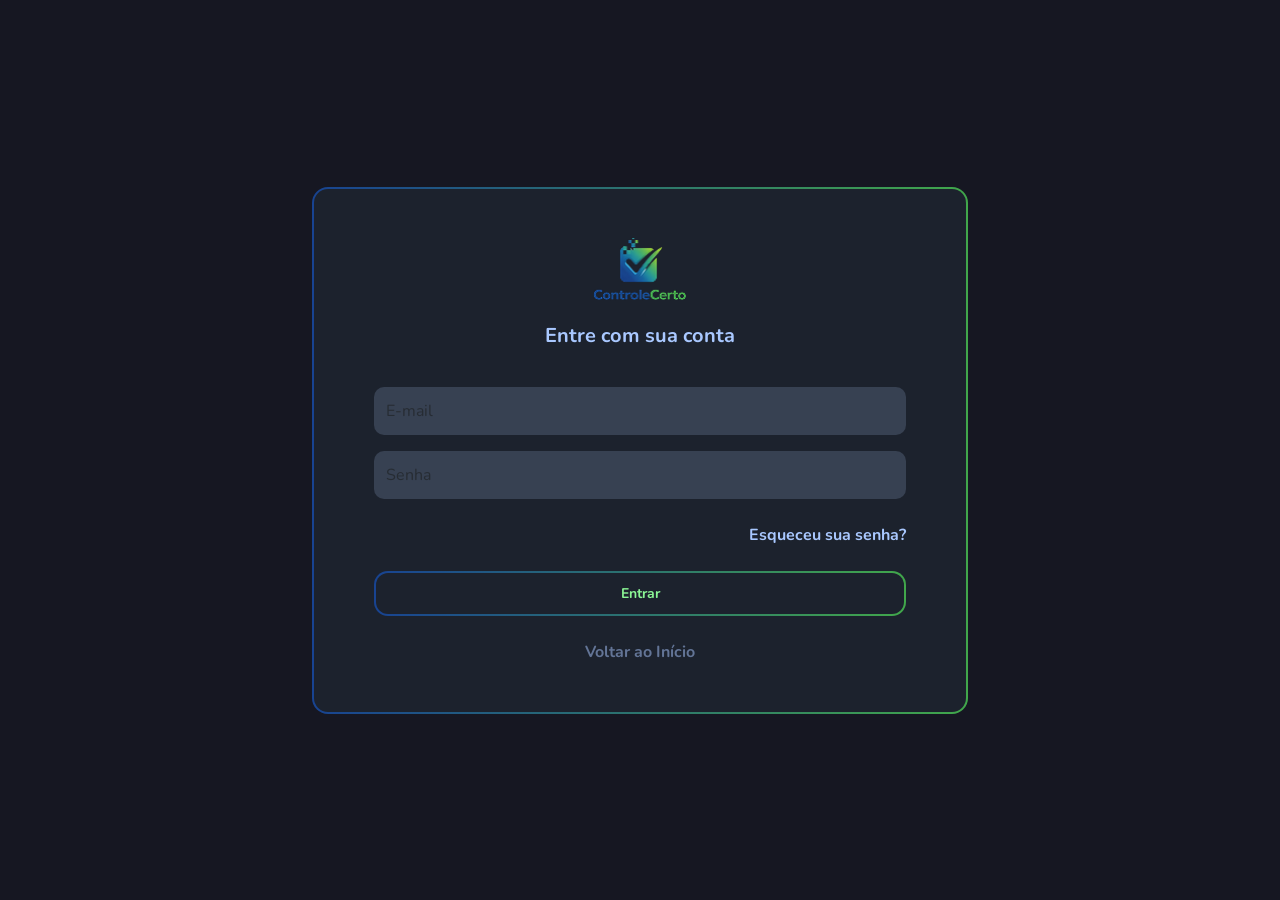
<file: src/pages/dashboard/receitas.html>
<!DOCTYPE html>
<html lang="pt-BR">

<head>
    <meta charset="UTF-8" />
    <meta name="viewport" content="width=device-width, initial-scale=1.0" />
    <title>Receitas — ControleCerto</title>
    <link href="https://cdn.jsdelivr.net/npm/bootstrap@5.3.3/dist/css/bootstrap.min.css" rel="stylesheet" />
    <link href="https://cdn.jsdelivr.net/npm/bootstrap-icons@1.11.3/font/bootstrap-icons.min.css" rel="stylesheet" />
    <link href="https://fonts.googleapis.com/css2?family=Nunito:wght@400;700;800&display=swap" rel="stylesheet" />
    <link rel="stylesheet" href="../../styles/base.css" />
    <link rel="stylesheet" href="../../styles/components.css" />
    <link rel="stylesheet" href="../../styles/receitas.css" />
</head>

<body>
    <div class="app-shell">
        <div id="sidebar-root"></div>

        <main class="main-content">
            <header class="page-header">
                <h1 class="page-header__title">Receitas</h1>
            </header>

            <section class="page-content" aria-label="Listagem de receitas">
                <div class="panel-table">
                    <table class="panel-table__table">
                        <thead>
                            <tr>
                                <th scope="col">Descrição</th>
                                <th scope="col">Categoria</th>
                                <th scope="col">Data</th>
                                <th scope="col">Valor (R$)</th>
                                <th scope="col"><span class="visually-hidden">Ações</span></th>
                            </tr>
                        </thead>
                        <tbody id="tabela-receitas">
                        </tbody>
                    </table>
                </div>
            </section>

            <button type="button" class="fab" id="btn-adicionar" aria-label="Adicionar receita">
                <i class="bi bi-plus-lg" aria-hidden="true"></i>
            </button>
        </main>
    </div>

    <!-- Adicionar / Editar -->
    <div class="modal fade" id="modalReceita" tabindex="-1" aria-labelledby="modalReceitaTitulo" aria-hidden="true">
        <div class="modal-dialog modal-dialog-centered">
            <div class="modal-content modal-cc">
                <div class="modal-header">
                    <h5 class="modal-title" id="modalReceitaTitulo">Nova Receita</h5>
                    <button type="button" class="btn-close btn-close-white" data-bs-dismiss="modal"
                        aria-label="Fechar"></button>
                </div>
                <div class="modal-body">
                    <input type="hidden" id="receita-id" />
                    <input type="text" id="receita-descricao" class="campo-modal mb-3" placeholder="Descrição" />
                    <input type="text" id="receita-categoria" class="campo-modal mb-3" placeholder="Categoria" />
                    <input type="date" id="receita-data" class="campo-modal mb-3" />
                    <input type="number" id="receita-valor" class="campo-modal mb-3" placeholder="Valor (R$)" min="0"
                        step="0.01" />
                    <p class="erro-modal" id="erro-modal"></p>
                </div>
                <div class="modal-footer">
                    <button type="button" class="btn-modal-cancel" data-bs-dismiss="modal">Cancelar</button>
                    <button type="button" class="btn-modal-save" id="btn-salvar">Salvar</button>
                </div>
            </div>
        </div>
    </div>

    <!-- Confirmar exclusão -->
    <div class="modal fade" id="modalExcluir" tabindex="-1" aria-hidden="true">
        <div class="modal-dialog modal-dialog-centered modal-sm">
            <div class="modal-content modal-cc">
                <div class="modal-header">
                    <h5 class="modal-title">Excluir receita</h5>
                    <button type="button" class="btn-close btn-close-white" data-bs-dismiss="modal"
                        aria-label="Fechar"></button>
                </div>
                <div class="modal-body">
                    <p class="modal-confirm-text">Tem certeza que deseja excluir esta receita?</p>
                </div>
                <div class="modal-footer">
                    <button type="button" class="btn-modal-cancel" data-bs-dismiss="modal">Cancelar</button>
                    <button type="button" class="btn-modal-delete" id="btn-confirmar-exclusao">Excluir</button>
                </div>
            </div>
        </div>
    </div>

    <script src="https://cdn.jsdelivr.net/npm/bootstrap@5.3.3/dist/js/bootstrap.bundle.min.js"></script>
    <script src="../../scripts/auth.js"></script>
    <script src="../../scripts/sidebar.js"></script>
    <script src="../../scripts/db.js"></script>
    <script src="../../scripts/receitas.js"></script>
</body>

</html>
</file>
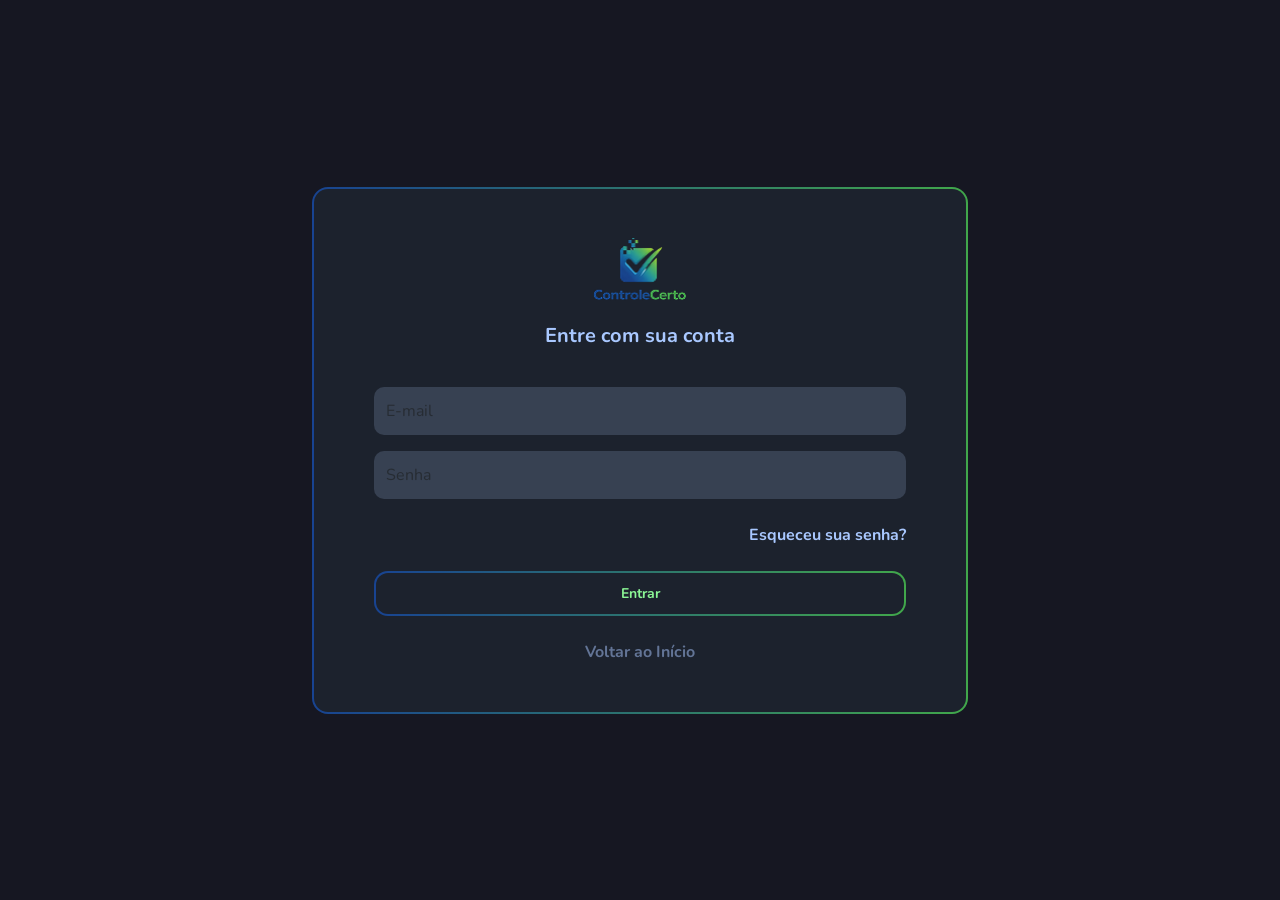
<file: src/pages/dashboard/relatorios.html>
<!DOCTYPE html>
<html lang="pt-BR">

<head>
    <meta charset="UTF-8" />
    <meta name="viewport" content="width=device-width, initial-scale=1.0" />
    <title>Relatórios — ControleCerto</title>
    <link href="https://cdn.jsdelivr.net/npm/bootstrap@5.3.3/dist/css/bootstrap.min.css" rel="stylesheet" />
    <link href="https://cdn.jsdelivr.net/npm/bootstrap-icons@1.11.3/font/bootstrap-icons.min.css" rel="stylesheet" />
    <link href="https://fonts.googleapis.com/css2?family=Nunito:wght@400;700;800&display=swap" rel="stylesheet" />
    <link rel="stylesheet" href="../../styles/base.css" />
    <link rel="stylesheet" href="../../styles/components.css" />
    <link rel="stylesheet" href="../../styles/relatorios.css" />
</head>

<body>
    <div class="app-shell">
        <div id="sidebar-root"></div>

        <main class="main-content">
            <header class="page-header">
                <h1 class="page-header__title">Relatórios</h1>
            </header>

            <div class="reports-toolbar" role="group" aria-label="Filtros do relatório">
                <label class="visually-hidden" for="periodo">Período</label>
                <select id="periodo" class="reports-toolbar__select" name="periodo">
                    <option value="">Todos os anos</option>
                </select>
                <label class="visually-hidden" for="tipo-relatorio">Tipo de Relatório</label>
                <select id="tipo-relatorio" class="reports-toolbar__select reports-toolbar__select--wide"
                    name="tipo-relatorio">
                    <option value="" selected>Tipo de Relatório</option>
                    <option value="fluxo">Fluxo de Caixa</option>
                    <option value="comparativo">Comparativo Mensal</option>
                </select>
                <button type="button" class="reports-toolbar__export">Exportar</button>
            </div>

            <section class="reports-summary" aria-label="Indicadores financeiros">
                <article class="finance-card">
                    <h2 class="finance-card__label">Receitas</h2>
                    <p class="finance-card__value finance-card__value--revenue" id="rel-receitas">R$ 0,00</p>
                </article>
                <article class="finance-card">
                    <h2 class="finance-card__label">Despesas</h2>
                    <p class="finance-card__value finance-card__value--expense" id="rel-despesas">R$ 0,00</p>
                </article>
                <article class="finance-card">
                    <h2 class="finance-card__label">Saldo</h2>
                    <p class="finance-card__value finance-card__value--balance" id="rel-saldo">R$ 0,00</p>
                </article>
                <article class="finance-card">
                    <h2 class="finance-card__label">Maior Gasto</h2>
                    <p class="finance-card__value finance-card__value--category" id="rel-maior-gasto">—</p>
                </article>
            </section>

            <article class="finance-card reports-chart-card" aria-label="Gráfico comparativo">
                <h2 class="finance-card__label" id="chart-titulo">Receitas / Despesas</h2>
                <div class="finance-card__chart">
                    <svg class="chart-dual-line" id="chart-relatorio" viewBox="0 0 900 200" role="img"
                        aria-label="Gráfico de linhas de receitas e despesas ao longo do ano">
                        <!-- preenchido via JS -->
                    </svg>
                </div>
            </article>

            <section class="reports-table panel-table" aria-label="Tabela comparativa por período">
                <table class="panel-table__table">
                    <thead>
                        <tr id="cabecalho-relatorio">
                            <th scope="col">Período</th>
                            <th scope="col">Receitas</th>
                            <th scope="col">Despesas</th>
                            <th scope="col">Saldo</th>
                            <th scope="col">Status</th>
                        </tr>
                    </thead>
                    <tbody id="tabela-relatorio"></tbody>
                </table>
            </section>
        </main>
    </div>
    <script src="https://cdn.jsdelivr.net/npm/bootstrap@5.3.3/dist/js/bootstrap.bundle.min.js"></script>
    <script src="../../scripts/auth.js"></script>
    <script src="../../scripts/sidebar.js"></script>
    <script src="../../scripts/db.js"></script>
    <script src="../../scripts/relatorios.js"></script>
</body>

</html>
</file>
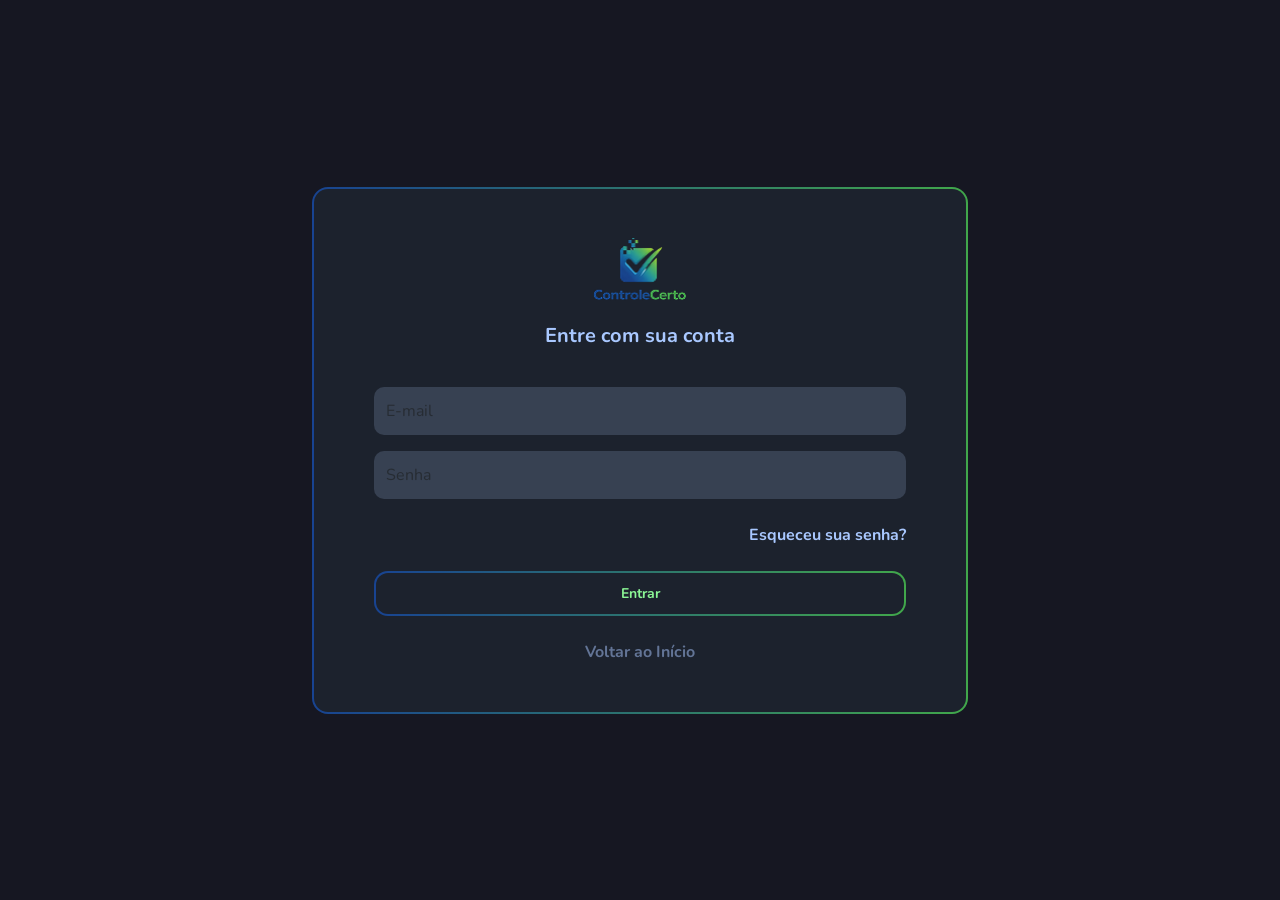
<file: src/pages/dashboard/usuario.html>
<!DOCTYPE html>
<html lang="pt-BR">

<head>
    <meta charset="UTF-8" />
    <meta name="viewport" content="width=device-width, initial-scale=1.0" />
    <title>Meu Perfil — ControleCerto</title>
    <link href="https://cdn.jsdelivr.net/npm/bootstrap@5.3.3/dist/css/bootstrap.min.css" rel="stylesheet" />
    <link href="https://cdn.jsdelivr.net/npm/bootstrap-icons@1.11.3/font/bootstrap-icons.min.css" rel="stylesheet" />
    <link href="https://fonts.googleapis.com/css2?family=Nunito:wght@400;700;800&display=swap" rel="stylesheet" />
    <link rel="stylesheet" href="../../styles/base.css" />
    <link rel="stylesheet" href="../../styles/components.css" />
    <link rel="stylesheet" href="../../styles/usuario.css" />
</head>

<body>
    <div class="app-shell">
        <div id="sidebar-root"></div>

        <main class="main-content">
            <header class="page-header">
                <h1 class="page-header__title">Dados do Usuário</h1>
            </header>

            <section class="perfil-cards" aria-label="Informações do usuário">
                <div class="perfil-card">
                    <span class="perfil-card__label">Nome:</span>
                    <span class="perfil-card__valor" id="perfil-nome">—</span>
                </div>
                <div class="perfil-card">
                    <span class="perfil-card__label">CPF:</span>
                    <span class="perfil-card__valor" id="perfil-cpf">—</span>
                </div>
                <div class="perfil-card">
                    <span class="perfil-card__label">E-mail:</span>
                    <span class="perfil-card__valor" id="perfil-email">—</span>
                </div>
                <div class="perfil-card">
                    <span class="perfil-card__label">Empresa:</span>
                    <span class="perfil-card__valor" id="perfil-empresa">—</span>
                </div>
            </section>
        </main>
    </div>

    <script src="https://cdn.jsdelivr.net/npm/bootstrap@5.3.3/dist/js/bootstrap.bundle.min.js"></script>
    <script src="../../scripts/auth.js"></script>
    <script src="../../scripts/sidebar.js"></script>
    <script src="../../scripts/db.js"></script>
    <script src="../../scripts/usuario.js"></script>
</body>

</html>
</file>
<file: src/styles/base.css>
/* Variáveis */
:root {
    --bg-main: #161722;
    --bg-header: #1C222D;
    --green: #41A74B;
    --green-text: #8BF695;
    --blue: #184391;
    --white: #DBE8FF;
    --muted: rgba(169, 200, 255, 0.5);
    --blue-text: #A9C8FF;
    --bg-secondary: #1C222D;
    --bg-input: #374152;
    --font: 'Nunito', sans-serif;
}

* {
    margin: 0;
    padding: 0;
    box-sizing: border-box;
}

body {
    font-family: var(--font);
    background: var(--bg-main);
    color: var(--white);
    overflow-x: hidden;
}

.divider-line {
    height: 3px;
    background: linear-gradient(90deg, var(--blue) 0%, var(--green) 100%);
}

/* ---- Navbar ---- */
.navbar-wrapper {
    background: var(--bg-header);
    position: sticky;
    top: 0;
    z-index: 99;
}

.navbar {
    padding: 0;
    background: transparent;
    z-index: 99;
}

.nav-container {
    padding: 0 40px;
    height: 100px;
    display: flex;
    align-items: center;
}

.nav-logo {
    height: 64px;
    width: auto;
}

.nav-links {
    gap: 40px;
    margin-left: 60px !important;
}

.nav-links .nav-link {
    font-family: var(--font);
    font-size: 14px;
    font-weight: 700;
    color: var(--muted);
    padding: 0;
    transition: color 0.2s;
}

.nav-links .nav-link.active,
.nav-links .nav-link:hover {
    color: var(--blue-text);
}

.nav-actions {
    display: flex;
    align-items: center;
    gap: 24px;
}

.btn-start {
    font-family: var(--font);
    font-size: 14px;
    font-weight: 700;
    color: var(--blue-text);
    text-decoration: none;
}

.btn-start:hover {
    color: #fff;
}

.btn-demo {
    font-family: var(--font);
    font-size: 14px;
    font-weight: 700;
    color: var(--green-text);
    text-decoration: none;
    padding: 9px 20px;
    border: 1.5px solid var(--green);
    border-radius: 15px;
    transition: background 0.2s;
}

.btn-demo:hover {
    background: rgba(65, 167, 75, 0.15);
    color: #fff;
}

/* Toggler mobile */
.navbar-toggler {
    border: 1.5px solid rgba(65, 167, 75, 0.4);
    border-radius: 8px;
    padding: 6px 10px;
    background: transparent;
}

.toggler-icon {
    display: block;
    width: 22px;
    height: 2px;
    background: var(--white);
    position: relative;
}

.toggler-icon::before,
.toggler-icon::after {
    content: '';
    position: absolute;
    width: 22px;
    height: 2px;
    background: var(--white);
    left: 0;
}

.toggler-icon::before {
    top: -7px;
}

.toggler-icon::after {
    top: 7px;
}

/* Responsivo navbar */
@media (max-width: 991px) {
    .nav-container {
        padding: 0 24px;
        height: 80px;
    }

    .nav-logo {
        height: 64px;
    }

    .nav-links {
        margin-left: 0 !important;
        padding: 16px 0;
        gap: 4px;
    }

    .nav-actions {
        padding: 16px 0 24px;
        gap: 16px;
    }
}

/* Estilo input */

.form-control {
    background-color: var(--bg-input);
    border: none;
    border-radius: 10px;
    padding-block: .75em;
}

.form-control:focus {
    border: 2px solid transparent;
    background-color: var(--muted);
}
</file>
<file: src/styles/index.css>
/* ---- Hero ---- */
.hero {
    background: var(--bg-main);
    position: relative;
    overflow: visible;
    justify-content: center;
}

.hero-container {
    display: flex;
    align-items: center;
    justify-content: space-evenly;
}

.hero-text {
    max-width: 520px;
    padding: 60px 0;
}

.hero-text h1 {
    font-size: clamp(32px, 3.5vw, 46px);
    font-weight: 400;
    line-height: 1.3;
    margin-bottom: 20px;
}

.hero-text h1 strong {
    font-weight: 700;
}

.highlight {
    color: var(--green);
    font-weight: 700;
}

.hero-text p {
    font-size: clamp(16px, 1.5vw, 20px);
    line-height: 1.6;
    color: var(--white);
    opacity: 0.9;
    margin-bottom: 32px;
}

.btn-saiba {
    font-family: var(--font);
    font-size: 14px;
    font-weight: 700;
    color: var(--green-text);
    text-decoration: none;
    padding: 11px 26px;
    border: 1.5px solid var(--green);
    border-radius: 15px;
    display: inline-block;
    transition: background 0.2s;
}

.btn-saiba:hover {
    background: rgba(65, 167, 75, 0.15);
    color: #fff;
}

/* Imagem hero */
.hero-image {
    flex-shrink: 0;
    display: flex;
    align-items: flex-end;
    height: calc(100vh - 103px);
    max-height: 560px;
    position: relative;
    overflow: visible;
    z-index: 100;
}

.hero-image img {
    height: 110%;
    z-index: 100;
    width: auto;
    object-fit: contain;
    object-position: bottom;
    display: block;
    position: relative;
}

/* ---- Dashboard ---- */
.dashboard {
    background: var(--bg-main);
    padding: 60px 0 0;
}

.dashboard-container {
    padding: 0 80px;
    display: flex;
    justify-content: center;
}

.dashboard-img {
    width: 75%;
    max-width: 960px;
    height: auto;
    display: block;
}

/* Responsivo */
@media (max-width: 991px) {
    .hero-container {
        flex-direction: column;
        padding: 40px 24px;
        min-height: auto;
    }

    .hero-text {
        max-width: 100%;
        padding: 0;
    }

    .hero-image {
        height: auto;
        max-height: none;
        order: -1;
        margin-bottom: 24px;
    }

    .hero-image img {
        max-height: 320px;
        max-width: 100%;
    }

    .dashboard-container {
        padding: 0 24px;
    }

    .dashboard-img {
        width: 100%;
    }
}

@media (max-width: 575px) {
    .hero-text h1 {
        font-size: 28px;
    }

    .hero-text p {
        font-size: 16px;
    }

    .hero-image img {
        max-height: 260px;
    }
}
</file>
<file: src/styles/login.css>
.login-container {
    padding: 3em;
    background-color: var(--bg-secondary);
    border: 2px solid transparent;
    border-radius: 1em;
    background-image:
        linear-gradient(var(--bg-secondary), var(--bg-secondary)),
        linear-gradient(to right, var(--blue), var(--green));
    background-origin: border-box;
    background-clip: padding-box, border-box;
    min-width: calc(100vw - 80%);
}

.login-divider {
    padding-block: 1em;
    border-bottom: 2px solid;
    border-image: linear-gradient(to right, var(--blue), var(--green));
    border-image-slice: 1;
}

.login-header-text {
    color: var(--blue-text);
    font-weight: bold;
    font-size: 1.25em;
    padding-block: 1em;
}

.form {
    display: flex;
    flex-direction: column;
    gap: 1.5em;
}

.form-group {
    display: flex;
    flex-direction: column;
    gap: 1em;
}

.btn-login {
    font-family: var(--font);
    font-size: 14px;
    font-weight: 700;
    color: var(--green-text);
    text-decoration: none;
    padding: 10px 20px;
    border: 2px solid transparent;
    border-radius: 1em;
    background-image:
        linear-gradient(var(--bg-secondary), var(--bg-secondary)),
        linear-gradient(to right, var(--blue), var(--green));
    background-origin: border-box;
    background-clip: padding-box, border-box;
    transition: background 0.2s;
}

.btn-voltar {
    text-align: center;
    color: var(--muted);
    text-decoration: none;
    font-weight: bold;
}

.btn-cadastro {
    text-align: start;
    color: var(--green-text);
    text-decoration: none;
    font-weight: bold;
    transition: opacity 0.2s ease;
}

.esqueci-senha-link {
    color: var(--blue-text);
    font-weight: bold;
    text-decoration: none;
}
</file>
<file: src/styles/contato.css>
/* Garante que a página ocupe a altura total da tela */
body {
    display: flex;
    flex-direction: column;
    min-height: 100vh;
}

/* ---- Contato ---- */
.contato {
    flex: 1;
    padding: 50px 24px 60px;
    display: flex;
    flex-direction: column;
    align-items: center;
}

.contato-titulo {
    font-size: clamp(22px, 2.5vw, 30px);
    font-weight: 700;
    color: var(--blue-text);
    margin-bottom: 32px;
    text-align: center;
}

.contato-form {
    width: 100%;
    max-width: 480px;
    display: flex;
    flex-direction: column;
    gap: 14px;
}

.campo-select,
.campo-textarea {
    width: 100%;
    background: #2a3349;
    border: none;
    border-radius: 12px;
    padding: 16px 20px;
    font-family: var(--font);
    font-size: 15px;
    color: var(--muted);
    outline: none;
    resize: none;
    appearance: none;
    -webkit-appearance: none;
    transition: background 0.2s, color 0.2s;
}

.campo-select {
    cursor: pointer;
    background-image: url("data:image/svg+xml,%3Csvg xmlns='http://www.w3.org/2000/svg' width='12' height='8' viewBox='0 0 12 8'%3E%3Cpath d='M1 1l5 5 5-5' stroke='%238ba0c0' stroke-width='1.5' fill='none' stroke-linecap='round'/%3E%3C/svg%3E");
    background-repeat: no-repeat;
    background-position: right 18px center;
    padding-right: 44px;
}

.campo-select:focus,
.campo-textarea:focus {
    background: #2f3a54;
    color: var(--white);
}

.campo-select option {
    background: #1e293b;
    color: var(--white);
}

.btn-enviar {
    align-self: flex-end;
    font-family: var(--font);
    font-size: 14px;
    font-weight: 700;
    color: var(--green-text);
    background: transparent;
    border: 1.5px solid var(--green);
    border-radius: 15px;
    padding: 10px 32px;
    cursor: pointer;
    transition: background 0.2s, color 0.2s;
}

.btn-enviar:hover {
    background: rgba(65, 167, 75, 0.15);
    color: #fff;
}

/* ---- Rodapé ---- */
.rodape {
    background: var(--bg-header);
    padding: 48px 80px;
}

.rodape-container {
    display: flex;
    align-items: center;
    gap: 80px;
}

.rodape-slogan {
    flex: 1;
}

.rodape-slogan h3 {
    font-size: clamp(28px, 3.5vw, 46px);
    font-weight: 400;
    line-height: 1.3;
    color: var(--white);
}

.rodape-slogan h3 strong {
    font-weight: 700;
}

.highlight {
    color: var(--green);
    font-weight: 700;
}

.rodape-desc {
    flex: 1;
}

.rodape-desc p {
    font-size: clamp(15px, 1.3vw, 18px);
    line-height: 1.7;
    color: var(--white);
    opacity: 0.85;
}

/* Responsivo */
@media (max-width: 767px) {
    .contato-form {
        max-width: 100%;
    }

    .btn-enviar {
        align-self: stretch;
        text-align: center;
    }

    .rodape {
        padding: 40px 24px;
    }

    .rodape-container {
        flex-direction: column;
        gap: 24px;
    }
}
</file>
<file: src/styles/landing_style.css>
/* Variáveis */
:root {
    --bg-main: #161722;
    --bg-header: #1C222D;
    --green: #41A74B;
    --green-text: #8BF695;
    --blue: #184391;
    --white: #DBE8FF;
    --muted: rgba(169, 200, 255, 0.5);
    --blue-text: #A9C8FF;
    --font: 'Nunito', sans-serif;
}

* {
    margin: 0;
    padding: 0;
    box-sizing: border-box;
}

body {
    font-family: var(--font);
    background: var(--bg-main);
    color: var(--white);
    overflow-x: hidden;
}

/* Linha divisória */
.divider-line {
    height: 3px;
    background: linear-gradient(90deg, var(--blue) 0%, var(--green) 100%);
}

/* ---- Navbar ---- */
.navbar-wrapper {
    background: var(--bg-header);
    position: sticky;
    top: 0;
    z-index: 100;
}

.navbar {
    padding: 0;
    background: transparent;
}

.nav-container {
    padding: 0 40px;
    height: 100px;
    display: flex;
    align-items: center;
}

.nav-logo {
    height: 80px;
    width: auto;
}

.nav-links {
    gap: 40px;
    margin-left: 60px !important;
}

.nav-links .nav-link {
    font-family: var(--font);
    font-size: 14px;
    font-weight: 700;
    color: var(--muted);
    padding: 0;
    transition: color 0.2s;
}

.nav-links .nav-link.active,
.nav-links .nav-link:hover {
    color: var(--blue-text);
}

.nav-actions {
    display: flex;
    align-items: center;
    gap: 24px;
}

.btn-start {
    font-family: var(--font);
    font-size: 14px;
    font-weight: 700;
    color: var(--blue-text);
    text-decoration: none;
}

.btn-start:hover {
    color: #fff;
}

.btn-demo {
    font-family: var(--font);
    font-size: 14px;
    font-weight: 700;
    color: var(--green-text);
    text-decoration: none;
    padding: 9px 20px;
    border: 1.5px solid var(--green);
    border-radius: 15px;
    transition: background 0.2s;
}

.btn-demo:hover {
    background: rgba(65, 167, 75, 0.15);
    color: #fff;
}

/* Toggler mobile */
.navbar-toggler {
    border: 1.5px solid rgba(65, 167, 75, 0.4);
    border-radius: 8px;
    padding: 6px 10px;
    background: transparent;
}

.toggler-icon {
    display: block;
    width: 22px;
    height: 2px;
    background: var(--white);
    position: relative;
}

.toggler-icon::before,
.toggler-icon::after {
    content: '';
    position: absolute;
    width: 22px;
    height: 2px;
    background: var(--white);
    left: 0;
}

.toggler-icon::before {
    top: -7px;
}

.toggler-icon::after {
    top: 7px;
}

/* ---- Hero ---- */
.hero {
    background: var(--bg-main);
    position: relative;
    overflow: hidden;
}

.hero-container {
    padding: 0 40px 0 80px;
    display: flex;
    align-items: center;
    justify-content: space-between;
    min-height: calc(100vh - 103px);
}

.hero-text {
    max-width: 520px;
    padding: 60px 0;
}

.hero-text h1 {
    font-size: clamp(32px, 3.5vw, 46px);
    font-weight: 400;
    line-height: 1.3;
    margin-bottom: 20px;
}

.hero-text h1 strong {
    font-weight: 700;
}

.highlight {
    color: var(--green);
    font-weight: 700;
}

.hero-text p {
    font-size: clamp(16px, 1.5vw, 20px);
    line-height: 1.6;
    color: var(--white);
    opacity: 0.9;
    margin-bottom: 32px;
}

.btn-saiba {
    font-family: var(--font);
    font-size: 14px;
    font-weight: 700;
    color: var(--green-text);
    text-decoration: none;
    padding: 11px 26px;
    border: 1.5px solid var(--green);
    border-radius: 15px;
    display: inline-block;
    transition: background 0.2s;
}

.btn-saiba:hover {
    background: rgba(65, 167, 75, 0.15);
    color: #fff;
}

/* Imagem hero */
.hero-image {
    flex-shrink: 0;
    display: flex;
    align-items: flex-end;
    height: calc(100vh - 103px);
    max-height: 560px;
}

.hero-image img {
    height: 100%;
    width: auto;
    max-width: 500px;
    object-fit: contain;
    object-position: bottom;
    display: block;
}

/* ---- Dashboard ---- */
.dashboard {
    background: var(--bg-main);
    padding: 60px 0 0;
}

.dashboard-container {
    padding: 0 80px;
    display: flex;
    justify-content: center;
}

.dashboard-img {
    width: 75%;
    max-width: 960px;
    height: auto;
    display: block;
}

/* ---- Responsivo ---- */
@media (max-width: 991px) {
    .nav-container {
        padding: 0 24px;
        height: 80px;
    }

    .nav-logo {
        height: 64px;
    }

    .nav-links {
        margin-left: 0 !important;
        padding: 16px 0;
        gap: 4px;
    }

    .nav-actions {
        padding: 16px 0 24px;
        gap: 16px;
    }

    .hero-container {
        flex-direction: column;
        padding: 40px 24px;
        min-height: auto;
    }

    .hero-text {
        max-width: 100%;
        padding: 0;
    }

    .hero-image {
        height: auto;
        max-height: none;
        order: -1;
        margin-bottom: 24px;
    }

    .hero-image img {
        max-height: 320px;
        max-width: 100%;
    }

    .dashboard-container {
        padding: 0 24px;
    }

    .dashboard-img {
        width: 100%;
    }
}

@media (max-width: 575px) {
    .hero-text h1 {
        font-size: 28px;
    }

    .hero-text p {
        font-size: 16px;
    }

    .hero-image img {
        max-height: 260px;
    }
}
</file>
<file: src/styles/sobre.css>
/* ---- Sobre ---- */
.sobre {
    min-height: calc(100vh - 103px);
    display: flex;
    align-items: center;
    justify-content: center;
}

.sobre-container {
    padding: 40px 80px;
    display: flex;
    align-items: center;
    justify-content: space-evenly;
    gap: 80px;
}

.sobre-logo {
    flex-shrink: 0;
}

.sobre-circle {
    width: 360px;
    height: 360px;
    border-radius: 50%;
    background: radial-gradient(circle at 40% 35%, #1a3a2a 0%, #0e1e2e 60%, #0b1520 100%);
    display: flex;
    flex-direction: column;
    align-items: center;
    justify-content: center;
    gap: 16px;
}

.circle-icon {
    width: 100%;
    height: auto;
}

.circle-brand {
    font-size: 28px;
    font-weight: 400;
    color: var(--blue-text);
    letter-spacing: -0.01em;
}

.circle-brand strong {
    font-weight: 800;
    color: var(--green);
}

.sobre-text {
    max-width: 620px;
    display: flex;
    flex-direction: column;
    gap: 28px;
}

.sobre-text p {
    font-size: clamp(15px, 1.3vw, 18px);
    line-height: 1.75;
    color: var(--white);
    opacity: 0.9;
}

/* Responsivo */
@media (max-width: 991px) {
    .sobre-container {
        flex-direction: column;
        padding: 48px 24px;
        gap: 40px;
    }

    .sobre-circle {
        width: 280px;
        height: 280px;
    }

    .circle-brand {
        font-size: 22px;
    }

    .sobre-text {
        max-width: 100%;
    }
}

@media (max-width: 575px) {
    .sobre-circle {
        width: 220px;
        height: 220px;
    }

    .circle-brand {
        font-size: 18px;
    }

    .sobre-text p {
        font-size: 15px;
    }
}
</file>
<file: src/styles/components.css>
/* ---- Layout do painel (sidebar + conteúdo) ---- */

:root {
    --sidebar-width: 220px;
    --expense-color: #E8887D;
    --card-bg: var(--bg-secondary);
    --sidebar-border: rgba(65, 167, 75, 0.25);
    --nav-active-bg: #374152;
    --chart-axis: rgba(169, 200, 255, 0.45);
}

.app-shell {
    display: flex;
    min-height: 100vh;
    background: var(--bg-main);
}

/* ---- Sidebar ---- */

.sidebar {
    position: fixed;
    top: 0;
    left: 0;
    z-index: 100;
    width: var(--sidebar-width);
    min-height: 100vh;
    display: flex;
    flex-direction: column;
    background: #1C222D;
    border-right: 1px solid var(--sidebar-border);
}

.sidebar__brand {
    display: flex;
    flex-direction: column;
    align-items: center;
    padding: 28px 16px 20px;
}

.sidebar__logo {
    width: 120px;
    height: auto;
}

.sidebar__divider {
    height: 2px;
    margin: 0 12px;
    background: linear-gradient(90deg, var(--green) 0%, var(--blue) 100%);
    border: none;
    opacity: 0.85;
}

.sidebar__nav {
    flex: 1;
    padding: 12px 10px 12px 16px;
    overflow-y: auto;
}

.sidebar__menu {
    list-style: none;
    display: flex;
    flex-direction: column;
    gap: 4px;
    padding: 0;
    margin: 0;
}

.sidebar__link {
    display: flex;
    align-items: center;
    justify-content: flex-start;
    gap: 12px;
    width: 100%;
    padding: 10px 10px 10px 8px;
    border-radius: 12px;
    font-family: 'Nunito', sans-serif;
    font-size: 14px;
    font-style: normal;
    font-weight: 700;
    line-height: normal;
    color: #A9C8FF;
    text-decoration: none;
    transition: background 0.2s, color 0.2s;
}

.sidebar__link .sidebar__icon {
    width: 16px;
    height: auto;
    flex-shrink: 0;
    display: block;
}

.sidebar__link i {
    font-size: 18px;
    width: 18px;
    line-height: 1;
    text-align: center;
    flex-shrink: 0;
    display: flex;
    align-items: center;
    justify-content: center;
}

.sidebar__link span {
    line-height: normal;
}

.sidebar__link:hover {
    color: var(--blue-text);
}

.sidebar__link--active {
    background: var(--nav-active-bg);
    color: var(--white);
}

.sidebar__link--active:hover {
    color: var(--white);
}

.sidebar__footer {
    padding: 12px 10px 20px 16px;
    margin-top: auto;
}

.sidebar__user {
    display: flex;
    align-items: center;
    gap: 10px;
    padding: 8px 0 0 8px;
}

.sidebar__avatar {
    width: 40px;
    height: 40px;
    border-radius: 50%;
    background: var(--bg-input);
    display: flex;
    align-items: center;
    justify-content: center;
    flex-shrink: 0;
    color: var(--muted);
    font-size: 22px;
}

.sidebar__user-info {
    display: flex;
    flex-direction: column;
    gap: 2px;
    min-width: 0;
}

.sidebar__user-name {
    font-size: 14px;
    font-weight: 800;
    color: var(--white);
    line-height: 1.2;
}

.sidebar__user-empresa {
    font-size: 12px;
    font-weight: 750;
    color: rgb(169, 201, 255);
    line-height: 1.2;
}

.sidebar__user-role {
    font-size: 12px;
    font-weight: 700;
    color: var(--green-text);
    line-height: 1.2;
}

/* ---- Área principal ---- */

.main-content {
    flex: 1;
    margin-left: var(--sidebar-width);
    min-height: 100vh;
    padding: 40px 48px 48px;
    background: var(--bg-main);
}

.page-header__title {
    font-size: 28px;
    font-weight: 800;
    color: #A9C8FF;
    line-height: 1.2;
}

/* ---- Cards financeiros (base) ---- */

.finance-card {
    background: var(--card-bg);
    border-radius: 16px;
    padding: 28px 32px 24px;
    display: flex;
    flex-direction: column;
    min-height: 0;
}

.finance-card__label {
    font-size: 14px;
    font-weight: 700;
    color: var(--muted);
    margin-bottom: 8px;
}

.finance-card__value {
    font-size: 36px;
    font-weight: 800;
    line-height: 1.15;
    margin-bottom: 4px;
    letter-spacing: -0.02em;
}

.finance-card__value--revenue {
    color: var(--green-text);
}

.finance-card__value--expense {
    color: var(--expense-color);
}

.finance-card__subtitle {
    font-size: 13px;
    font-weight: 700;
    color: var(--muted);
    margin-bottom: 28px;
}

.finance-card__chart {
    flex: 1;
    display: flex;
    align-items: flex-end;
    min-height: 160px;
}

/* ---- Responsivo (layout compartilhado) ---- */

@media (max-width: 1199px) {
    .main-content {
        padding: 32px 28px 40px;
    }
}

@media (max-width: 991px) {
    .sidebar {
        width: 72px;
    }

    .sidebar__brand {
        padding: 20px 12px 16px;
    }

    .sidebar__logo {
        width: 48px;
    }

    .sidebar__link span,
    .sidebar__user-info,
    .sidebar__divider {
        display: none;
    }

    .sidebar__link {
        justify-content: center;
        padding: 12px;
    }

    .sidebar__nav {
        padding: 16px 8px;
    }

    .sidebar__user {
        justify-content: center;
        padding-top: 8px;
    }

    .main-content {
        margin-left: 72px;
        padding: 24px 20px 32px;
    }

    .page-header__title {
        font-size: 24px;
    }
}

@media (max-width: 767px) {
    .sidebar {
        transform: translateX(-100%);
        transition: transform 0.25s ease;
    }

    .sidebar.is-open {
        transform: translateX(0);
        width: var(--sidebar-width);
    }

    .sidebar.is-open .sidebar__link span,
    .sidebar.is-open .sidebar__user-info,
    .sidebar.is-open .sidebar__divider {
        display: flex;
    }

    .sidebar.is-open .sidebar__logo {
        width: 120px;
    }

    .sidebar.is-open .sidebar__link {
        justify-content: flex-start;
        padding: 10px 10px 10px 8px;
    }

    .main-content {
        margin-left: 0;
    }
}

/* Adicionar ao components.css */

.sidebar__logout {
    display: flex;
    align-items: center;
    gap: 12px;
    width: 100%;
    margin-top: 12px;
    padding: 10px 10px 10px 8px;
    border-radius: 12px;
    border: none;
    background: transparent;
    font-family: 'Nunito', sans-serif;
    font-size: 14px;
    font-weight: 700;
    color: var(--expense-color);
    cursor: pointer;
    transition: background 0.2s, color 0.2s;
    text-align: left;
}

.sidebar__logout:hover {
    background: rgba(232, 136, 125, 0.12);
    color: #ff9e94;
}

.sidebar__logout i {
    font-size: 18px;
    width: 18px;
    flex-shrink: 0;
}
</file>
<file: src/styles/administracao.css>
/* ---- Administração ---- */

.page-content {
    margin-top: 32px;
}

.panel-table {
    background: var(--card-bg);
    border-radius: 16px;
    overflow: hidden;
}

.panel-table__table {
    width: 100%;
    border-collapse: collapse;
    font-family: var(--font);
}

.panel-table__table thead th {
    padding: 20px 24px;
    font-size: 14px;
    font-weight: 700;
    color: var(--muted);
    text-align: left;
    border-bottom: 1px solid rgba(169, 200, 255, 0.08);
}

.panel-table__table thead th:last-child {
    width: 120px;
    text-align: right;
}

.panel-table__table tbody td {
    padding: 18px 24px;
    font-size: 14px;
    font-weight: 700;
    color: var(--white);
    vertical-align: middle;
}

.panel-table__table tbody tr:nth-child(even) {
    background: rgba(55, 65, 82, 0.35);
}

.panel-table__table tbody td:last-child {
    text-align: right;
}

.row-actions {
    display: inline-flex;
    align-items: center;
    justify-content: flex-end;
    gap: 10px;
}

.btn-action {
    width: 36px;
    height: 36px;
    border-radius: 50%;
    border: 1.5px solid var(--green);
    background: var(--bg-input);
    display: inline-flex;
    align-items: center;
    justify-content: center;
    cursor: pointer;
    padding: 0;
    transition: opacity 0.2s;
}

.btn-action:hover {
    opacity: 0.85;
}

.btn-action--edit {
    color: #E8C547;
    font-size: 16px;
}

.btn-action--delete {
    color: #E8887D;
    font-size: 16px;
}

.fab {
    position: fixed;
    right: 48px;
    bottom: 48px;
    z-index: 50;
    width: 56px;
    height: 56px;
    border: none;
    border-radius: 14px;
    background: var(--green);
    color: var(--white);
    font-size: 28px;
    font-weight: 700;
    line-height: 1;
    display: flex;
    align-items: center;
    justify-content: center;
    cursor: pointer;
    box-shadow: 0 8px 24px rgba(65, 167, 75, 0.35);
    transition: background 0.2s, transform 0.2s;
}

.fab:hover {
    background: #4bb855;
    transform: scale(1.04);
}

.fab i {
    font-size: 26px;
    font-weight: 700;
}

/* ---- Modal ---- */

.modal-cc {
    background: #1C222D;
    border: 1px solid rgba(65, 167, 75, 0.25);
    border-radius: 16px;
}

.modal-cc .modal-header {
    border-bottom: 1px solid rgba(169, 200, 255, 0.08);
    padding: 20px 24px;
}

.modal-cc .modal-title {
    font-family: var(--font);
    font-size: 16px;
    font-weight: 800;
    color: var(--blue-text);
}

.modal-cc .modal-body {
    padding: 20px 24px;
}

.modal-cc .modal-footer {
    border-top: 1px solid rgba(169, 200, 255, 0.08);
    padding: 16px 24px;
    gap: 10px;
}

.campo-modal {
    display: block;
    width: 100%;
    background: #374152;
    border: none;
    border-radius: 10px;
    padding: 12px 16px;
    font-family: var(--font);
    font-size: 14px;
    color: var(--white);
    outline: none;
    transition: background 0.2s;
}

.campo-modal::placeholder {
    color: var(--muted);
}

.campo-modal:focus {
    background: #424f63;
}

.campo-select {
    cursor: pointer;
    appearance: none;
    -webkit-appearance: none;
    background-image: url("data:image/svg+xml,%3Csvg xmlns='http://www.w3.org/2000/svg' width='12' height='8' viewBox='0 0 12 8'%3E%3Cpath d='M1 1l5 5 5-5' stroke='%238ba0c0' stroke-width='1.5' fill='none' stroke-linecap='round'/%3E%3C/svg%3E");
    background-repeat: no-repeat;
    background-position: right 16px center;
    background-color: #374152;
    padding-right: 40px;
}

.campo-select option {
    background: #1e293b;
    color: var(--white);
}

.erro-modal {
    font-size: 13px;
    color: #ef4444;
    min-height: 18px;
    margin: 0;
}

.modal-confirm-text {
    font-family: var(--font);
    font-size: 14px;
    color: var(--white);
    margin: 0;
}

.btn-modal-cancel {
    font-family: var(--font);
    font-size: 14px;
    font-weight: 700;
    color: var(--muted);
    background: transparent;
    border: 1.5px solid rgba(169, 200, 255, 0.2);
    border-radius: 10px;
    padding: 8px 20px;
    cursor: pointer;
    transition: border-color 0.2s, color 0.2s;
}

.btn-modal-cancel:hover {
    color: var(--white);
    border-color: rgba(169, 200, 255, 0.5);
}

.btn-modal-save {
    font-family: var(--font);
    font-size: 14px;
    font-weight: 700;
    color: #0e1a0f;
    background: var(--green);
    border: none;
    border-radius: 10px;
    padding: 8px 24px;
    cursor: pointer;
    transition: opacity 0.2s;
}

.btn-modal-save:hover {
    opacity: 0.88;
}

.btn-modal-delete {
    font-family: var(--font);
    font-size: 14px;
    font-weight: 700;
    color: #fff;
    background: #c0392b;
    border: none;
    border-radius: 10px;
    padding: 8px 24px;
    cursor: pointer;
    transition: opacity 0.2s;
}

.btn-modal-delete:hover {
    opacity: 0.88;
}

/* ---- Responsivo ---- */

@media (max-width: 1199px) {
    .page-content {
        margin-top: 24px;
    }
}

@media (max-width: 991px) {
    .fab {
        right: 20px;
        bottom: 24px;
    }

    .panel-table {
        overflow-x: auto;
    }

    .panel-table__table {
        min-width: 720px;
    }
}

@media (max-width: 575px) {

    .panel-table__table thead th,
    .panel-table__table tbody td {
        padding: 14px 16px;
        font-size: 13px;
    }
}
</file>
<file: src/styles/dashboard.css>
/* ---- Visão Geral ---- */

.dashboard-overview__grid {
    display: grid;
    grid-template-columns: repeat(2, 1fr);
    gap: 32px;
    margin-top: 32px;
    align-items: stretch;
}

.dashboard-overview__grid .finance-card {
    min-height: 380px;
}

/* Gráfico de barras — Receitas */

.chart-bars {
    width: 100%;
    height: auto;
    display: block;
}

.chart-bars__bar {
    fill: var(--green);
}

.chart-bars__label {
    font-family: var(--font);
    font-size: 12px;
    font-weight: 700;
    fill: var(--chart-axis);
}

/* Gráfico de linha — Despesas */

.chart-line {
    width: 100%;
    height: auto;
    display: block;
    overflow: visible;
}

.chart-line__path {
    fill: none;
    stroke: var(--expense-color);
    stroke-width: 4;
    stroke-linecap: round;
    stroke-linejoin: round;
}

.chart-line__label {
    font-family: var(--font);
    font-size: 12px;
    font-weight: 700;
    fill: var(--chart-axis);
}

/* ---- Responsivo ---- */

@media (max-width: 1199px) {
    .dashboard-overview__grid {
        gap: 24px;
    }

    .finance-card__value {
        font-size: 30px;
    }
}

@media (max-width: 991px) {
    .dashboard-overview__grid {
        grid-template-columns: 1fr;
        gap: 20px;
        margin-top: 24px;
    }

    .finance-card {
        padding: 24px 24px 20px;
    }

    .finance-card__value {
        font-size: 28px;
    }

    .finance-card__chart {
        min-height: 140px;
    }
}

@media (max-width: 575px) {
    .finance-card__value {
        font-size: 24px;
    }

    .finance-card__subtitle {
        margin-bottom: 20px;
    }
}
</file>
<file: src/styles/despesas.css>
/* ---- Despesas ---- */

.page-content {
    margin-top: 32px;
}

.panel-table {
    background: var(--card-bg);
    border-radius: 16px;
    overflow: hidden;
}

.panel-table__table {
    width: 100%;
    border-collapse: collapse;
    font-family: var(--font);
}

.panel-table__table thead th {
    padding: 20px 24px;
    font-size: 14px;
    font-weight: 700;
    color: var(--muted);
    text-align: left;
    border-bottom: 1px solid rgba(169, 200, 255, 0.08);
}

.panel-table__table thead th:last-child {
    width: 120px;
    text-align: right;
}

.panel-table__table tbody td {
    padding: 18px 24px;
    font-size: 14px;
    font-weight: 700;
    color: var(--white);
    vertical-align: middle;
}

.panel-table__table tbody tr:nth-child(even) {
    background: rgba(55, 65, 82, 0.35);
}

.panel-table__table tbody td:last-child {
    text-align: right;
}

.row-actions {
    display: inline-flex;
    align-items: center;
    justify-content: flex-end;
    gap: 10px;
}

.btn-action {
    width: 36px;
    height: 36px;
    border-radius: 50%;
    border: 1.5px solid var(--green);
    background: var(--bg-input);
    display: inline-flex;
    align-items: center;
    justify-content: center;
    cursor: pointer;
    padding: 0;
    transition: opacity 0.2s;
}

.btn-action:hover {
    opacity: 0.85;
}

.btn-action--edit {
    color: #E8C547;
    font-size: 16px;
}

.btn-action--delete {
    color: #E8887D;
    font-size: 16px;
}

.fab {
    position: fixed;
    right: 48px;
    bottom: 48px;
    z-index: 50;
    width: 56px;
    height: 56px;
    border: none;
    border-radius: 14px;
    background: var(--green);
    color: var(--white);
    font-size: 28px;
    font-weight: 700;
    line-height: 1;
    display: flex;
    align-items: center;
    justify-content: center;
    cursor: pointer;
    box-shadow: 0 8px 24px rgba(65, 167, 75, 0.35);
    transition: background 0.2s, transform 0.2s;
}

.fab:hover {
    background: #4bb855;
    transform: scale(1.04);
}

.fab i {
    font-size: 26px;
    font-weight: 700;
}

/* ---- Modal ---- */

.modal-cc {
    background: #1C222D;
    border: 1px solid rgba(65, 167, 75, 0.25);
    border-radius: 16px;
}

.modal-cc .modal-header {
    border-bottom: 1px solid rgba(169, 200, 255, 0.08);
    padding: 20px 24px;
}

.modal-cc .modal-title {
    font-family: var(--font);
    font-size: 16px;
    font-weight: 800;
    color: var(--blue-text);
}

.modal-cc .modal-body {
    padding: 20px 24px;
}

.modal-cc .modal-footer {
    border-top: 1px solid rgba(169, 200, 255, 0.08);
    padding: 16px 24px;
    gap: 10px;
}

.campo-modal {
    display: block;
    width: 100%;
    background: #374152;
    border: none;
    border-radius: 10px;
    padding: 12px 16px;
    font-family: var(--font);
    font-size: 14px;
    color: var(--white);
    outline: none;
    transition: background 0.2s;
}

.campo-modal::placeholder {
    color: var(--muted);
}

.campo-modal:focus {
    background: #424f63;
}

input[type="date"].campo-modal::-webkit-calendar-picker-indicator {
    filter: invert(0.6);
    cursor: pointer;
}

.erro-modal {
    font-size: 13px;
    color: #ef4444;
    min-height: 18px;
    margin: 0;
}

.modal-confirm-text {
    font-family: var(--font);
    font-size: 14px;
    color: var(--white);
    margin: 0;
}

.btn-modal-cancel {
    font-family: var(--font);
    font-size: 14px;
    font-weight: 700;
    color: var(--muted);
    background: transparent;
    border: 1.5px solid rgba(169, 200, 255, 0.2);
    border-radius: 10px;
    padding: 8px 20px;
    cursor: pointer;
    transition: border-color 0.2s, color 0.2s;
}

.btn-modal-cancel:hover {
    color: var(--white);
    border-color: rgba(169, 200, 255, 0.5);
}

.btn-modal-save {
    font-family: var(--font);
    font-size: 14px;
    font-weight: 700;
    color: #0e1a0f;
    background: var(--green);
    border: none;
    border-radius: 10px;
    padding: 8px 24px;
    cursor: pointer;
    transition: opacity 0.2s;
}

.btn-modal-save:hover {
    opacity: 0.88;
}

.btn-modal-delete {
    font-family: var(--font);
    font-size: 14px;
    font-weight: 700;
    color: #fff;
    background: #c0392b;
    border: none;
    border-radius: 10px;
    padding: 8px 24px;
    cursor: pointer;
    transition: opacity 0.2s;
}

.btn-modal-delete:hover {
    opacity: 0.88;
}

/* ---- Responsivo ---- */

@media (max-width: 1199px) {
    .page-content {
        margin-top: 24px;
    }
}

@media (max-width: 991px) {
    .fab {
        right: 20px;
        bottom: 24px;
    }

    .panel-table {
        overflow-x: auto;
    }

    .panel-table__table {
        min-width: 640px;
    }
}

@media (max-width: 575px) {

    .panel-table__table thead th,
    .panel-table__table tbody td {
        padding: 14px 16px;
        font-size: 13px;
    }
}
</file>
<file: src/styles/receitas.css>
/* ---- Receitas ---- */

.page-content {
    margin-top: 32px;
}

.panel-table {
    background: var(--card-bg);
    border-radius: 16px;
    overflow: hidden;
}

.panel-table__table {
    width: 100%;
    border-collapse: collapse;
    font-family: var(--font);
}

.panel-table__table thead th {
    padding: 20px 24px;
    font-size: 14px;
    font-weight: 700;
    color: var(--muted);
    text-align: left;
    border-bottom: 1px solid rgba(169, 200, 255, 0.08);
}

.panel-table__table thead th:last-child {
    width: 120px;
    text-align: right;
}

.panel-table__table tbody td {
    padding: 18px 24px;
    font-size: 14px;
    font-weight: 700;
    color: var(--white);
    vertical-align: middle;
}

.panel-table__table tbody tr:nth-child(even) {
    background: rgba(55, 65, 82, 0.35);
}

.panel-table__table tbody td:last-child {
    text-align: right;
}

.row-actions {
    display: inline-flex;
    align-items: center;
    justify-content: flex-end;
    gap: 10px;
}

.btn-action {
    width: 36px;
    height: 36px;
    border-radius: 50%;
    border: 1.5px solid var(--green);
    background: var(--bg-input);
    display: inline-flex;
    align-items: center;
    justify-content: center;
    cursor: pointer;
    padding: 0;
    transition: opacity 0.2s;
}

.btn-action:hover {
    opacity: 0.85;
}

.btn-action--edit {
    color: #E8C547;
    font-size: 16px;
}

.btn-action--delete {
    color: #E8887D;
    font-size: 16px;
}

.fab {
    position: fixed;
    right: 48px;
    bottom: 48px;
    z-index: 50;
    width: 56px;
    height: 56px;
    border: none;
    border-radius: 14px;
    background: var(--green);
    color: var(--white);
    font-size: 28px;
    font-weight: 700;
    line-height: 1;
    display: flex;
    align-items: center;
    justify-content: center;
    cursor: pointer;
    box-shadow: 0 8px 24px rgba(65, 167, 75, 0.35);
    transition: background 0.2s, transform 0.2s;
}

.fab:hover {
    background: #4bb855;
    transform: scale(1.04);
}

.fab i {
    font-size: 26px;
    font-weight: 700;
}

/* ---- Modal ---- */

.modal-cc {
    background: #1C222D;
    border: 1px solid rgba(65, 167, 75, 0.25);
    border-radius: 16px;
}

.modal-cc .modal-header {
    border-bottom: 1px solid rgba(169, 200, 255, 0.08);
    padding: 20px 24px;
}

.modal-cc .modal-title {
    font-family: var(--font);
    font-size: 16px;
    font-weight: 800;
    color: var(--blue-text);
}

.modal-cc .modal-body {
    padding: 20px 24px;
}

.modal-cc .modal-footer {
    border-top: 1px solid rgba(169, 200, 255, 0.08);
    padding: 16px 24px;
    gap: 10px;
}

.campo-modal {
    display: block;
    width: 100%;
    background: #374152;
    border: none;
    border-radius: 10px;
    padding: 12px 16px;
    font-family: var(--font);
    font-size: 14px;
    color: var(--white);
    outline: none;
    transition: background 0.2s;
}

.campo-modal::placeholder {
    color: var(--muted);
}

.campo-modal:focus {
    background: #424f63;
}

input[type="date"].campo-modal::-webkit-calendar-picker-indicator {
    filter: invert(0.6);
    cursor: pointer;
}

.erro-modal {
    font-size: 13px;
    color: #ef4444;
    min-height: 18px;
    margin: 0;
}

.modal-confirm-text {
    font-family: var(--font);
    font-size: 14px;
    color: var(--white);
    margin: 0;
}

.btn-modal-cancel {
    font-family: var(--font);
    font-size: 14px;
    font-weight: 700;
    color: var(--muted);
    background: transparent;
    border: 1.5px solid rgba(169, 200, 255, 0.2);
    border-radius: 10px;
    padding: 8px 20px;
    cursor: pointer;
    transition: border-color 0.2s, color 0.2s;
}

.btn-modal-cancel:hover {
    color: var(--white);
    border-color: rgba(169, 200, 255, 0.5);
}

.btn-modal-save {
    font-family: var(--font);
    font-size: 14px;
    font-weight: 700;
    color: #0e1a0f;
    background: var(--green);
    border: none;
    border-radius: 10px;
    padding: 8px 24px;
    cursor: pointer;
    transition: opacity 0.2s;
}

.btn-modal-save:hover {
    opacity: 0.88;
}

.btn-modal-delete {
    font-family: var(--font);
    font-size: 14px;
    font-weight: 700;
    color: #fff;
    background: #c0392b;
    border: none;
    border-radius: 10px;
    padding: 8px 24px;
    cursor: pointer;
    transition: opacity 0.2s;
}

.btn-modal-delete:hover {
    opacity: 0.88;
}

/* ---- Responsivo ---- */

@media (max-width: 1199px) {
    .page-content {
        margin-top: 24px;
    }
}

@media (max-width: 991px) {
    .fab {
        right: 20px;
        bottom: 24px;
    }

    .panel-table {
        overflow-x: auto;
    }

    .panel-table__table {
        min-width: 640px;
    }
}

@media (max-width: 575px) {

    .panel-table__table thead th,
    .panel-table__table tbody td {
        padding: 14px 16px;
        font-size: 13px;
    }
}
</file>
<file: src/styles/relatorios.css>
/* ---- Relatórios ---- */

.reports-toolbar {
    display: flex;
    flex-wrap: wrap;
    align-items: center;
    gap: 16px;
    margin-top: 28px;
    margin-bottom: 28px;
}

.reports-toolbar__select {
    appearance: none;
    min-width: 160px;
    padding: 12px 40px 12px 18px;
    font-family: var(--font);
    font-size: 14px;
    font-weight: 700;
    color: var(--white);
    background: var(--bg-input) url("data:image/svg+xml,%3Csvg xmlns='http://www.w3.org/2000/svg' width='12' height='8' viewBox='0 0 12 8'%3E%3Cpath fill='%23A9C8FF' d='M1 1l5 5 5-5'/%3E%3C/svg%3E") no-repeat right 16px center;
    border: none;
    border-radius: 12px;
    cursor: pointer;
}

.reports-toolbar__select--wide {
    min-width: 220px;
    flex: 1;
    max-width: 320px;
}

.reports-toolbar__export {
    margin-left: auto;
    font-family: var(--font);
    font-size: 14px;
    font-weight: 700;
    color: var(--green-text);
    text-decoration: none;
    padding: 11px 24px;
    border: 1.5px solid var(--green);
    border-radius: 12px;
    background: transparent;
    cursor: pointer;
    transition: background 0.2s;
}

.reports-toolbar__export:hover {
    background: rgba(65, 167, 75, 0.12);
    color: var(--white);
}

.reports-summary {
    display: grid;
    grid-template-columns: repeat(4, 1fr);
    gap: 24px;
    margin-bottom: 28px;
}

.reports-summary .finance-card {
    padding: 22px 24px;
    min-height: 0;
}

.reports-summary .finance-card__value {
    font-size: 26px;
    margin-bottom: 0;
}

.reports-summary .finance-card__label {
    margin-bottom: 10px;
}

.finance-card__value--balance {
    color: var(--green-text);
}

.finance-card__value--category {
    font-size: 22px;
    color: var(--blue-text);
}

.reports-chart-card {
    margin-bottom: 28px;
}

.reports-chart-card .finance-card__label {
    margin-bottom: 20px;
}

.reports-chart-card .finance-card__chart {
    min-height: 220px;
    align-items: center;
}

.chart-dual-line {
    width: 100%;
    height: auto;
    display: block;
}

.chart-dual-line__path--revenue {
    fill: none;
    stroke: var(--green);
    stroke-width: 3;
    stroke-linecap: round;
    stroke-linejoin: round;
}

.chart-dual-line__path--expense {
    fill: none;
    stroke: var(--expense-color);
    stroke-width: 3;
    stroke-linecap: round;
    stroke-linejoin: round;
}

.chart-dual-line__label {
    font-family: var(--font);
    font-size: 11px;
    font-weight: 700;
    fill: var(--chart-axis);
}

.reports-table .panel-table__table thead th,
.reports-table .panel-table__table tbody td {
    text-align: left;
}

.reports-table .panel-table__table thead th:last-child,
.reports-table .panel-table__table tbody td:last-child {
    text-align: left;
    width: auto;
}

.text-revenue {
    color: var(--green-text);
}

.text-expense {
    color: var(--expense-color);
}

.text-status {
    color: var(--green-text);
    font-weight: 800;
}

.panel-table {
    background: var(--card-bg);
    border-radius: 16px;
    overflow: hidden;
}

.panel-table__table {
    width: 100%;
    border-collapse: collapse;
    font-family: var(--font);
}

.panel-table__table thead th {
    padding: 20px 24px;
    font-size: 14px;
    font-weight: 700;
    color: var(--muted);
    text-align: left;
    border-bottom: 1px solid rgba(169, 200, 255, 0.08);
}

.panel-table__table tbody td {
    padding: 18px 24px;
    font-size: 14px;
    font-weight: 700;
    color: var(--white);
    vertical-align: middle;
}

.panel-table__table tbody tr:nth-child(even) {
    background: rgba(55, 65, 82, 0.35);
}

@media (max-width: 1199px) {
    .reports-summary {
        grid-template-columns: repeat(2, 1fr);
    }

    .reports-summary .finance-card__value {
        font-size: 22px;
    }
}

@media (max-width: 991px) {
    .reports-toolbar__export {
        margin-left: 0;
        width: 100%;
        text-align: center;
    }

    .reports-toolbar__select--wide {
        max-width: 100%;
    }

    .reports-summary {
        grid-template-columns: 1fr;
        gap: 16px;
    }

    .panel-table {
        overflow-x: auto;
    }

    .panel-table__table {
        min-width: 560px;
    }
}

@media (max-width: 575px) {
    .reports-toolbar {
        margin-top: 20px;
        margin-bottom: 20px;
    }

    .reports-toolbar__select {
        width: 100%;
        min-width: 0;
    }
}
</file>
<file: src/styles/usuario.css>
/* ---- Perfil ---- */

.perfil-cards {
    display: flex;
    flex-direction: column;
    gap: 0;
    margin-top: 32px;
    background: var(--card-bg);
    border-radius: 16px;
    overflow: hidden;
    max-width: 860px;
}

.perfil-card {
    display: flex;
    align-items: center;
    padding: 20px 28px;
    border-bottom: 1px solid rgba(169, 200, 255, 0.06);
}

.perfil-card:last-child {
    border-bottom: none;
}

.perfil-card:nth-child(even) {
    background: rgba(55, 65, 82, 0.35);
}

.perfil-card__label {
    font-size: 15px;
    font-weight: 800;
    color: var(--blue-text);
    width: 120px;
    flex-shrink: 0;
}

.perfil-card__valor {
    font-size: 15px;
    font-weight: 700;
    color: var(--white);
}

@media (max-width: 575px) {
    .perfil-card {
        padding: 16px 20px;
    }

    .perfil-card__label {
        width: 90px;
        font-size: 13px;
    }

    .perfil-card__valor {
        font-size: 13px;
    }
}
</file>
